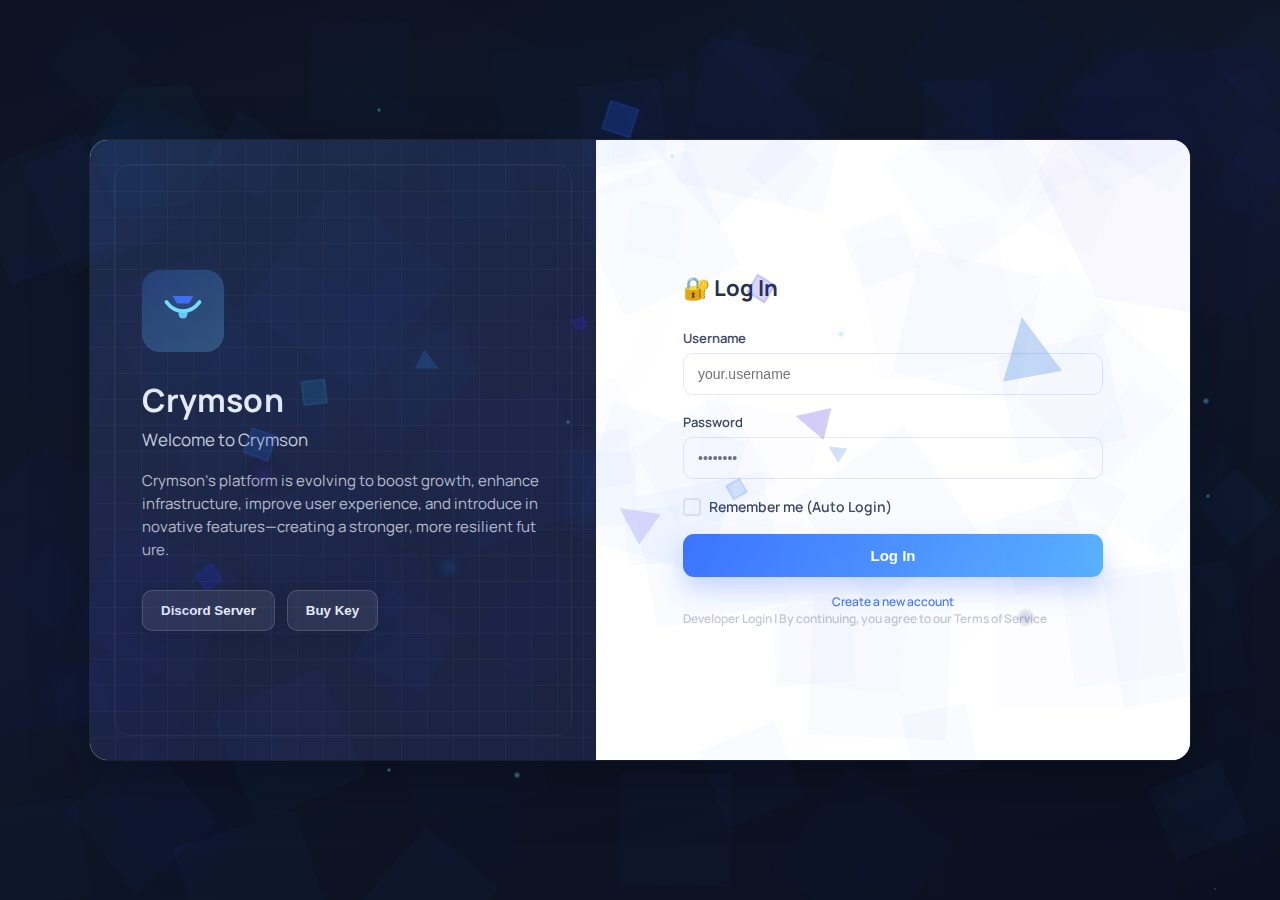
<file: index.html>
<!DOCTYPE html>
<html lang="en">
<head>
  <meta charset="UTF-8" />
  <meta name="viewport" content="width=device-width, initial-scale=1.0" />
  <title>Crymson Login</title>
  <link rel="preconnect" href="https://fonts.googleapis.com">
  <link rel="preconnect" href="https://fonts.gstatic.com" crossorigin>
  <link href="https://fonts.googleapis.com/css2?family=Manrope:wght@400;500;600;700&display=swap" rel="stylesheet">
  <style>
    :root {
      --bg: #0d1426;
      --panel-left: #1d2a4a;
      --panel-right: #ffffff;
      --text-main: #1f2a44;
      --muted: #9aa4b5;
      --accent: #3d73ff;
      --accent-2: #6dd8ff;
      --border: #e6e9f2;
      --card-shadow: 0 20px 60px rgba(0,0,0,0.28);
      --glow: rgba(109,216,255,0.35);
      --radius: 18px;
    }
    
    /* Dark mode variables */
    [data-theme="dark"] {
      --bg: #0a0e1a;
      --panel-left: #151923;
      --panel-right: #1a1f2e;
      --text-main: #e4e6eb;
      --muted: #8892b0;
      --accent: #4a7fff;
      --accent-2: #7dc8ff;
      --border: #2a3142;
      --card-shadow: 0 20px 60px rgba(0,0,0,0.4);
      --glow: rgba(74,127,255,0.35);
    }
    
    /* Blue theme variables */
    [data-theme="blue"] {
      --bg: #0a1929;
      --panel-left: #1e3a5f;
      --panel-right: #0f2744;
      --text-main: #ffffff;
      --muted: #94a3b8;
      --accent: #2563eb;
      --accent-2: #60a5fa;
      --border: #334155;
      --card-shadow: 0 20px 60px rgba(37,99,235,0.3);
      --glow: rgba(37,99,235,0.35);
    }
    * { box-sizing: border-box; }
    body {
      margin: 0;
      min-height: 100vh;
      background: linear-gradient(160deg, #0c1222 0%, #0f172a 45%, #0b1020 100%);
      font-family: 'Manrope', system-ui, sans-serif;
      display: grid;
      place-items: center;
      padding: 30px;
      animation: fade-in 0.6s ease;
      position: relative;
      overflow: hidden;
    }
    body::after {
      content: "";
      position: absolute;
      inset: 0;
      background: radial-gradient(220% 220% at 20% 30%, rgba(255,255,255,0.03), transparent 40%);
      opacity: 0.3;
      pointer-events: none;
    }
    .shell {
      width: 1100px;
      max-width: 96vw;
      height: 620px;
      background: var(--panel-right);
      border-radius: var(--radius);
      display: grid;
      grid-template-columns: 46% 54%;
      overflow: hidden;
      box-shadow: var(--card-shadow), 0 0 0 1px rgba(255,255,255,0.08);
      animation: slide-up 0.65s ease;
      position: relative;
      isolation: isolate;
      backdrop-filter: blur(8px);
    }
    .shell::after {
      content: "";
      position: absolute;
      inset: 0;
      border-radius: var(--radius);
      pointer-events: none;
      z-index: 1;
    }
    .connector {
      display: none;
    }
    .shell::before {
      content: "";
      position: absolute;
      inset: -30% -20%;
      background: transparent;
      z-index: -1;
    }
    .left {
      position: relative;
      background: linear-gradient(145deg, #1d2a4a 0%, #1b2141 100%);
      color: #e7ecf7;
      padding: 48px 52px;
      display: flex;
      flex-direction: column;
      justify-content: center;
      isolation: isolate;
      transition: transform 0.55s cubic-bezier(0.22, 1, 0.36, 1), opacity 0.55s ease;
      transition-delay: 0.04s;
    }
    .left::before {
      content: "";
      position: absolute;
      inset: 0;
      background-image:
        linear-gradient(transparent 0, transparent 25px, rgba(255,255,255,0.04) 25px, rgba(255,255,255,0.04) 26px),
        linear-gradient(90deg, transparent 0, transparent 25px, rgba(255,255,255,0.04) 25px, rgba(255,255,255,0.04) 26px);
      background-size: 26px 26px;
      opacity: 0.8;
      pointer-events: none;
    }
    .left::after {
      content: "";
      position: absolute;
      inset: 24px;
      border-radius: 16px;
      border: 1px solid rgba(255,255,255,0.06);
      pointer-events: none;
    }
    .fx-start .left {
      transform: translateX(-70px);
      opacity: 0;
    }
    .mark {
      width: 82px;
      height: 82px;
      margin-bottom: 26px;
      display: grid;
      place-items: center;
      border-radius: 18px;
      background: linear-gradient(145deg, rgba(66,125,255,0.25), rgba(109,216,255,0.25));
      backdrop-filter: blur(2px);
      animation: float 3.6s ease-in-out infinite;
    }
    .mark svg { width: 48px; height: 48px; }
    h1 {
      margin: 0 0 6px;
      font-size: 32px;
      letter-spacing: 0.3px;
    }
    .subtitle {
      margin: 0 0 18px;
      font-size: 17px;
      color: rgba(231,236,247,0.85);
    }
    .description {
      margin: 0 0 28px;
      line-height: 1.55;
      color: rgba(231,236,247,0.78);
      font-size: 15px;
      max-width: 420px;
    }
    .cta-row {
      display: flex;
      gap: 12px;
    }
    .btn {
      border: 1px solid rgba(255,255,255,0.16);
      background: rgba(255,255,255,0.08);
      color: #e7ecf7;
      border-radius: 10px;
      padding: 12px 18px;
      font-weight: 600;
      cursor: pointer;
      transition: all 0.2s ease;
      box-shadow: 0 6px 22px rgba(0,0,0,0.12);
    }
    .btn:hover { transform: translateY(-1px); border-color: rgba(255,255,255,0.26); box-shadow: 0 10px 28px rgba(0,0,0,0.18); }
    .btn:active { transform: translateY(0); opacity: 0.92; }

    .right {
      background: var(--panel-right);
      padding: 60px 70px;
      display: flex;
      flex-direction: column;
      justify-content: center;
      color: var(--text-main);
      transition: transform 0.55s cubic-bezier(0.22, 1, 0.36, 1), opacity 0.55s ease;
      transition-delay: 0.12s;
    }
    .fx-start .right {
      transform: translateX(70px);
      opacity: 0;
    }
    .form-card {
      max-width: 420px;
      width: 100%;
      margin: 0 auto;
    }
    .title {
      display: flex;
      align-items: center;
      gap: 10px;
      font-size: 22px;
      margin: 0 0 26px;
      font-weight: 700;
      color: #25304b;
    }
    label {
      display: block;
      font-size: 13px;
      font-weight: 600;
      color: #3b4762;
      margin-bottom: 6px;
    }
    .field {
      width: 100%;
      border: 1px solid var(--border);
      border-radius: 10px;
      padding: 12px 14px;
      font-size: 14px;
      transition: all 0.18s ease;
      background: var(--panel-right);
      color: var(--text-main);
      box-shadow: inset 0 1px 0 rgba(255,255,255,0.1);
    }
    .field:focus {
      outline: none;
      border-color: var(--accent);
      box-shadow: 0 0 0 3px rgba(61,115,255,0.18);
    }
    .form-group { margin-bottom: 18px; }
    .primary {
      width: 100%;
      border: none;
      border-radius: 11px;
      background: linear-gradient(120deg, var(--accent) 0%, var(--accent-2) 100%);
      color: #fff;
      font-weight: 700;
      font-size: 15px;
      padding: 13px;
      cursor: pointer;
      transition: transform 0.15s ease, box-shadow 0.15s ease, filter 0.25s ease;
      box-shadow: 0 12px 26px rgba(61,115,255,0.28);
      background-size: 160% 160%;
    }
    .primary:hover {
      transform: translateY(-1px);
      box-shadow: 0 12px 28px rgba(61,115,255,0.38);
      filter: brightness(1.02);
      background-position: 90% 50%;
    }
    .primary:active { transform: translateY(0); box-shadow: 0 8px 18px rgba(61,115,255,0.26); }

    .login-links {
      margin-top: 16px;
      text-align: center;
      font-size: 12px;
      font-weight: 500;
    }
    .login-links a {
      color: var(--accent);
      text-decoration: none;
      transition: all 0.2s ease;
      padding: 4px 8px;
      border-radius: 4px;
    }
    .login-links a:hover {
      background: rgba(61, 115, 255, 0.1);
      color: #2563eb;
    }
    .muted {
      color: #c3c9d6;
      font-weight: 600;
      font-size: 12px;
    }
    .muted a { color: #c3c9d6; text-decoration: none; }
    
    /* Checkbox styles */
    .checkbox-container {
      display: flex;
      align-items: center;
      gap: 8px;
      font-size: 14px;
      color: #3b4762;
      cursor: pointer;
      user-select: none;
    }
    
    .checkbox-container input[type="checkbox"] {
      display: none;
    }
    
    .checkmark {
      width: 18px;
      height: 18px;
      border: 2px solid var(--border);
      border-radius: 4px;
      display: inline-block;
      position: relative;
      transition: all 0.2s ease;
    }
    
    .checkbox-container input[type="checkbox"]:checked + .checkmark {
      background: var(--accent);
      border-color: var(--accent);
    }
    
    .checkbox-container input[type="checkbox"]:checked + .checkmark::after {
      content: "";
      position: absolute;
      left: 3px;
      top: -1px;
      width: 5px;
      height: 10px;
      border: solid white;
      border-width: 0 2px 2px 0;
      transform: rotate(45deg);
    }

    /* Animations */
    @keyframes fade-in { from { opacity: 0; } to { opacity: 1; } }
    @keyframes slide-up { from { transform: translateY(18px); opacity: 0; } to { transform: translateY(0); opacity: 1; } }
    @keyframes float { 0%,100% { transform: translateY(0); } 50% { transform: translateY(-6px); } }

    @media (max-width: 980px) {
      .shell { grid-template-columns: 1fr; height: auto; }
      .left { min-height: 260px; }
      .right { padding: 40px 32px 50px; }
    }

    @media (prefers-reduced-motion: reduce) {
      * { animation-duration: 0.001ms !important; transition-duration: 0.001ms !important; }
    }
  </style>
</head>
<body>
  <div class="shell fx-start">
    <div class="connector"></div>
    <section class="left">
      <div class="mark">
        <svg viewBox="0 0 64 64" fill="none">
          <path d="M10 20c6 8 14 12 22 12s16-4 22-12" stroke="#74e0ff" stroke-width="5" stroke-linecap="round"/>
          <path d="M18 12h28l-6 10H24l-6-10z" fill="#3d73ff" opacity="0.9"/>
          <circle cx="32" cy="36" r="6" fill="#6dd8ff" opacity="0.9"/>
        </svg>
      </div>
      <h1>Crymson</h1>
      <p class="subtitle">Welcome to Crymson</p>
      <p class="description">
        Crymson’s platform is evolving to boost growth, enhance infrastructure, improve user experience,
        and introduce innovative features—creating a stronger, more resilient future.
      </p>
      <div class="cta-row">
        <button class="btn" onclick="window.open('https://discord.gg/a6Gqb3y94G', '_blank')">Discord Server</button>
        <button class="btn" onclick="window.open('https://keyauth.cc/panel/c1r18/Testing+for+beta+rework', '_blank')">Buy Key</button>
      </div>
    </section>

    <section class="right">
      <div class="form-card">
        <div class="title">🔐 Log In</div>

        <div class="form-group">
          <label for="user">Username</label>
          <input id="user" class="field" type="text" placeholder="your.username" />
        </div>

        <div class="form-group">
          <label for="pass">Password</label>
          <input id="pass" class="field" type="password" placeholder="••••••••" />
        </div>

        <div class="form-group">
          <label class="checkbox-container">
            <input type="checkbox" id="remember-me">
            <span class="checkmark"></span>
            Remember me (Auto Login)
          </label>
        </div>

        <button class="primary">Log In</button>

        <div class="login-links">
          <a href="#" onclick="window.chrome?.webview?.postMessage('OPEN_KEYAUTH_PANEL'); return false;" rel="noopener noreferrer">Create a new account</a>
        </div>
        <div class="muted">Developer Login | By continuing, you agree to our Terms of Service</div>
      </div>
    </section>
  </div>
  
  <script src="main.js"></script>
  <script>
    // Initialize animations when DOM is ready
    document.addEventListener('DOMContentLoaded', () => {
      // Remove initial animation class
      setTimeout(() => {
        document.querySelector('.shell')?.classList.remove('fx-start');
      }, 100);
      
      // Setup login button
      const loginBtn = document.querySelector('.primary');
      if (loginBtn) {
        loginBtn.addEventListener('click', () => {
          const username = document.getElementById('user')?.value;
          const password = document.getElementById('pass')?.value;
          const rememberMe = document.getElementById('remember-me')?.checked;
          
          if (username && password) {
            const message = `LOGIN:${username}:${password}:${rememberMe}`;
            window.chrome?.webview?.postMessage(message);
          }
        });
      }
    });
  </script>
  <script src="animations.js"></script>
  <script src="advanced-animations.js"></script>
</body>
</html>
</file>
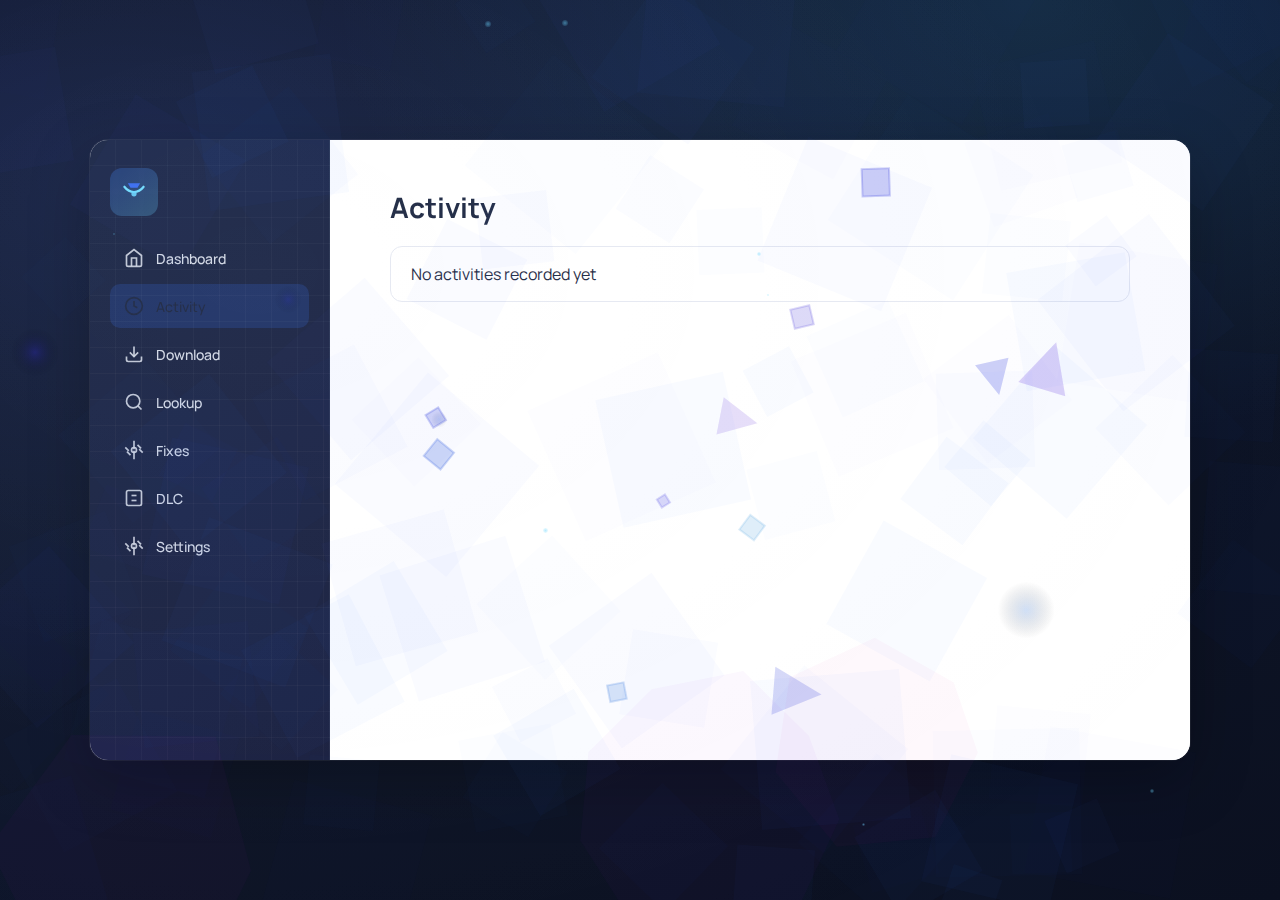
<file: activity.html>
<!DOCTYPE html>
<html lang="en">
<head>
  <meta charset="UTF-8" />
  <meta name="viewport" content="width=device-width, initial-scale=1.0" />
  <title>Activity - Crymson</title>
  <link rel="preconnect" href="https://fonts.googleapis.com">
  <link rel="preconnect" href="https://fonts.gstatic.com" crossorigin>
  <link href="https://fonts.googleapis.com/css2?family=Manrope:wght@400;500;600;700&display=swap" rel="stylesheet">
  <style>
    :root {
      --bg: #0d1426;
      --sidebar: #1d2a4a;
      --main: #ffffff;
      --text-main: #1f2a44;
      --muted: #9aa4b5;
      --accent: #3d73ff;
      --accent-2: #6dd8ff;
      --border: #e6e9f2;
      --card-shadow: 0 20px 60px rgba(0,0,0,0.28);
      --radius: 18px;
    }
    * { box-sizing: border-box; }
    body {
      margin: 0;
      min-height: 100vh;
      background:
        radial-gradient(140% 120% at 10% 20%, rgba(83,120,255,0.16), transparent 50%),
        radial-gradient(120% 110% at 80% 0%, rgba(63,183,255,0.14), transparent 45%),
        linear-gradient(160deg, #0c1222 0%, #0f172a 45%, #0b1020 100%);
      font-family: 'Manrope', system-ui, sans-serif;
      display: grid;
      place-items: center;
      padding: 30px;
      animation: fade-in 0.6s ease;
      position: relative;
      overflow: hidden;
    }
    body::after {
      content: "";
      position: absolute;
      inset: 0;
      background: radial-gradient(220% 220% at 20% 30%, rgba(255,255,255,0.06), transparent 40%);
      opacity: 0.6;
      pointer-events: none;
    }
    .shell {
      width: 1100px;
      max-width: 96vw;
      height: 620px;
      background: var(--main);
      border-radius: var(--radius);
      display: grid;
      grid-template-columns: 240px 1fr;
      overflow: hidden;
      box-shadow: var(--card-shadow), 0 0 0 1px rgba(255,255,255,0.08);
      animation: slide-up 0.65s ease;
      position: relative;
      isolation: isolate;
      backdrop-filter: blur(8px);
    }
    .shell::after {
      content: "";
      position: absolute;
      inset: 0;
      border-radius: var(--radius);
      pointer-events: none;
      z-index: 1;
    }
    .sidebar {
      background: linear-gradient(145deg, #1d2a4a 0%, #1b2141 100%);
      color: #e7ecf7;
      padding: 28px 20px;
      display: flex;
      flex-direction: column;
      isolation: isolate;
      border-right: 1px solid rgba(255,255,255,0.06);
    }
    .sidebar::before {
      content: "";
      position: absolute;
      inset: 0;
      background-image:
        linear-gradient(transparent 0, transparent 25px, rgba(255,255,255,0.04) 25px, rgba(255,255,255,0.04) 26px),
        linear-gradient(90deg, transparent 0, transparent 25px, rgba(255,255,255,0.04) 25px, rgba(255,255,255,0.04) 26px);
      background-size: 26px 26px;
      opacity: 0.8;
      pointer-events: none;
    }
    .logo {
      width: 48px;
      height: 48px;
      margin-bottom: 20px;
      display: grid;
      place-items: center;
      border-radius: 12px;
      background: linear-gradient(145deg, rgba(66,125,255,0.25), rgba(109,216,255,0.25));
      backdrop-filter: blur(2px);
    }
    .logo svg { width: 28px; height: 28px; }
    .nav {
      list-style: none;
      padding: 0;
      margin: 0;
      display: flex;
      flex-direction: column;
      gap: 4px;
    }
    .nav-item {
      display: flex;
      align-items: center;
      gap: 12px;
      padding: 12px 14px;
      border-radius: 10px;
      cursor: pointer;
      transition: all 0.18s ease;
      font-weight: 500;
      font-size: 14px;
      color: rgba(231,236,247,0.9);
    }
    .nav-item:hover {
      background: rgba(255,255,255,0.08);
      transform: translateX(2px);
    }
    .nav-item.active {
      background: rgba(61,115,255,0.18);
      color: var(--text-main);
    }
    .nav-icon {
      width: 20px;
      height: 20px;
      opacity: 0.9;
    }
    .main {
      background: var(--main);
      padding: 48px 60px;
      display: flex;
      flex-direction: column;
      color: var(--text-main);
    }
    h1 {
      margin: 0 0 20px;
      font-size: 28px;
      font-weight: 700;
      color: var(--text-main);
    }
    .activity-list {
      list-style: none;
      padding: 0;
      margin: 0;
      display: flex;
      flex-direction: column;
      gap: 12px;
    }
    .activity-item {
      display: flex;
      align-items: center;
      gap: 16px;
      padding: 16px 20px;
      background: var(--main);
      border: 1px solid var(--border);
      border-radius: 12px;
      transition: all 0.18s ease;
    }
    .activity-item:hover {
      transform: translateY(-1px);
      box-shadow: 0 4px 14px rgba(0,0,0,0.06);
    }
    .activity-icon {
      width: 40px;
      height: 40px;
      border-radius: 10px;
      display: grid;
      place-items: center;
      background: linear-gradient(145deg, rgba(61,115,255,0.12), rgba(109,216,255,0.12));
      color: var(--accent);
    }
    .activity-icon svg { width: 20px; height: 20px; }
    .activity-content {
      flex: 1;
    }
    .activity-title {
      font-weight: 600;
      font-size: 15px;
      margin-bottom: 4px;
      color: var(--text-main);
    }
    .activity-time {
      font-size: 13px;
      color: var(--muted);
    }
    .activity-details {
      font-size: 12px;
      color: var(--muted);
      margin-top: 4px;
    }

    @keyframes fade-in { from { opacity: 0; } to { opacity: 1; } }
    @keyframes slide-up { from { transform: translateY(18px); opacity: 0; } to { transform: translateY(0); opacity: 1; } }

    @media (max-width: 980px) {
      .shell { grid-template-columns: 1fr; height: auto; }
      .sidebar { display: none; }
      .main { padding: 40px 32px 50px; }
    }

    @media (prefers-reduced-motion: reduce) {
      * { animation-duration: 0.001ms !important; transition-duration: 0.001ms !important; }
    }
    
    /* Force theme application */
    [data-theme="dark"] .activity-item,
    [data-theme="blue"] .activity-item {
      background: var(--main) !important;
      color: var(--text-main) !important;
    }
    
    [data-theme="dark"] .activity-title,
    [data-theme="blue"] .activity-title {
      color: var(--text-main) !important;
    }
    
    [data-theme="dark"] .activity-time,
    [data-theme="blue"] .activity-time {
      color: var(--muted) !important;
    }
    
    [data-theme="dark"] .activity-details,
    [data-theme="blue"] .activity-details {
      color: var(--muted) !important;
    }
  </style>
</head>
<body>
  <script>
    // Apply saved theme immediately
    const savedTheme = localStorage.getItem('crymson_theme') || 'light';
    document.documentElement.setAttribute('data-theme', savedTheme);
  </script>
  <div class="shell">
    <aside class="sidebar">
      <div class="logo">
        <svg viewBox="0 0 64 64" fill="none">
          <path d="M10 20c6 8 14 12 22 12s16-4 22-12" stroke="#74e0ff" stroke-width="5" stroke-linecap="round"/>
          <path d="M18 12h28l-6 10H24l-6-10z" fill="#3d73ff" opacity="0.9"/>
          <circle cx="32" cy="36" r="6" fill="#6dd8ff" opacity="0.9"/>
        </svg>
      </div>
      <ul class="nav">
        <li class="nav-item" onclick="location.href='welcome.html'">
          <svg class="nav-icon" viewBox="0 0 24 24" fill="none" stroke="currentColor" stroke-width="2">
            <path d="M3 9l9-7 9 7v11a2 2 0 01-2 2H5a2 2 0 01-2-2z"/>
            <polyline points="9,22 9,12 15,12 15,22"/>
          </svg>
          Dashboard
        </li>
        <li class="nav-item active" onclick="location.href='activity.html'">
          <svg class="nav-icon" viewBox="0 0 24 24" fill="none" stroke="currentColor" stroke-width="2">
            <circle cx="12" cy="12" r="10"/>
            <path d="M12 6v6l4 2"/>
          </svg>
          Activity
        </li>
        <li class="nav-item" onclick="location.href='download.html'">
          <svg class="nav-icon" viewBox="0 0 24 24" fill="none" stroke="currentColor" stroke-width="2">
            <path d="M21 15v4a2 2 0 01-2 2H5a2 2 0 01-2-2v-4"/>
            <polyline points="7,10 12,15 17,10"/>
            <line x1="12" y1="15" x2="12" y2="3"/>
          </svg>
          Download
        </li>
        <li class="nav-item" onclick="location.href='lookup.html'">
          <svg class="nav-icon" viewBox="0 0 24 24" fill="none" stroke="currentColor" stroke-width="2">
            <circle cx="11" cy="11" r="8"/>
            <path d="m21 21-4.35-4.35"/>
          </svg>
          Lookup
        </li>
        <li class="nav-item" onclick="location.href='fixes.html'">
          <svg class="nav-icon" viewBox="0 0 24 24" fill="none" stroke="currentColor" stroke-width="2">
            <circle cx="12" cy="12" r="3"/>
            <path d="M12 1v6m0 6v6m4.22-13.22l4.24 4.24M1.54 8.76l4.24 4.24M12 23v-6m0-6V5m-4.22 13.22l-4.24-4.24M22.46 15.24l-4.24-4.24"/>
          </svg>
          Fixes
        </li>
        <li class="nav-item" onclick="location.href='dlc.html'">
          <svg class="nav-icon" viewBox="0 0 24 24" fill="none" stroke="currentColor" stroke-width="2">
            <rect x="3" y="3" width="18" height="18" rx="2" ry="2"/>
            <line x1="9" y1="9" x2="15" y2="9"/>
            <line x1="9" y1="15" x2="15" y2="15"/>
          </svg>
          DLC
        </li>
        <li class="nav-item" onclick="location.href='settings.html'">
          <svg class="nav-icon" viewBox="0 0 24 24" fill="none" stroke="currentColor" stroke-width="2">
            <circle cx="12" cy="12" r="3"/>
            <path d="M12 1v6m0 6v6m4.22-13.22l4.24 4.24M1.54 8.76l4.24 4.24M12 23v-6m0-6V5m-4.22 13.22l-4.24-4.24M22.46 15.24l-4.24-4.24"/>
          </svg>
          Settings
        </li>
      </ul>
    </aside>

    <main class="main">
      <h1>Activity</h1>
      <ul class="activity-list" id="activityList">
        
      </ul>
    </main>
    
    <script>
      // Load and display activities
      function loadActivities() {
        try {
          const activities = JSON.parse(localStorage.getItem('crymson_activities') || '[]');
          const activityList = document.getElementById('activityList');
          
          if (activities.length === 0) {
            activityList.innerHTML = '<li class="activity-item">No activities recorded yet</li>';
            return;
          }
          
          activityList.innerHTML = activities.map(activity => {
            const iconMap = {
              'login': '<path d="M22 11.08V12a10 10 0 11-5.93-9.14"/><polyline points="22,4 12,14.01 9,11.01"/>',
              'success': '<path d="M22 11.08V12a10 10 0 11-5.93-9.14"/><polyline points="22,4 12,14.01 9,11.01"/>',
              'error': '<circle cx="12" cy="12" r="10"/><line x1="15" y1="9" x2="9" y2="15"/><line x1="9" y1="9" x2="15" y2="15"/>',
              'download': '<path d="M21 15v4a2 2 0 01-2 2H5a2 2 0 01-2-2v-4"/><polyline points="7,10 12,15 17,10"/><line x1="12" y1="15" x2="12" y2="3"/>',
              'lookup': '<circle cx="11" cy="11" r="8"/><path d="m21 21-4.35-4.35"/>',
              'settings': '<circle cx="12" cy="12" r="3"/><path d="M12 1v6m0 6v6m4.22-13.22l4.24 4.24M1.54 8.76l4.24 4.24M12 23v-6m0-6V5m-4.22 13.22l-4.24-4.24M22.46 15.24l-4.24-4.24"/>'
            };
            
            const icon = iconMap[activity.type] || '<circle cx="12" cy="12" r="10"/>';
            
            return `
              <li class="activity-item">
                <div class="activity-icon">
                  <svg viewBox="0 0 24 24" fill="none" stroke="var(--text-main)" stroke-width="2">
                    ${icon}
                  </svg>
                </div>
                <div class="activity-content">
                  <div class="activity-title">${activity.title}</div>
                  <div class="activity-time">${activity.timeAgo}</div>
                  ${activity.details ? `<div class="activity-details">${activity.details}</div>` : ''}
                </div>
              </li>
            `;
          }).join('');
        } catch (e) {
          console.error('Error loading activities:', e);
        }
      }
      
      // Load activities when page loads
      document.addEventListener('DOMContentLoaded', loadActivities);
      
      // Refresh activities every 30 seconds
      setInterval(loadActivities, 30000);
      
      // Force theme application
      function applyTheme() {
        const savedTheme = localStorage.getItem('crymson_theme') || 'light';
        document.documentElement.setAttribute('data-theme', savedTheme);
        
        // Force update of activity items
        const activityItems = document.querySelectorAll('.activity-item');
        activityItems.forEach(item => {
          item.style.background = 'var(--main)';
          item.style.color = 'var(--text-main)';
        });
      }
      
      // Apply theme immediately and on changes
      applyTheme();
      document.addEventListener('DOMContentLoaded', applyTheme);
      
      // Listen for theme changes
      window.addEventListener('storage', (e) => {
        if (e.key === 'crymson_theme') {
          applyTheme();
        }
      });
    </script>
  </div>
  
  <script src="main.js"></script>
  <script src="animations.js"></script>
  <script src="advanced-animations.js"></script>
</body>
</html>
</file>
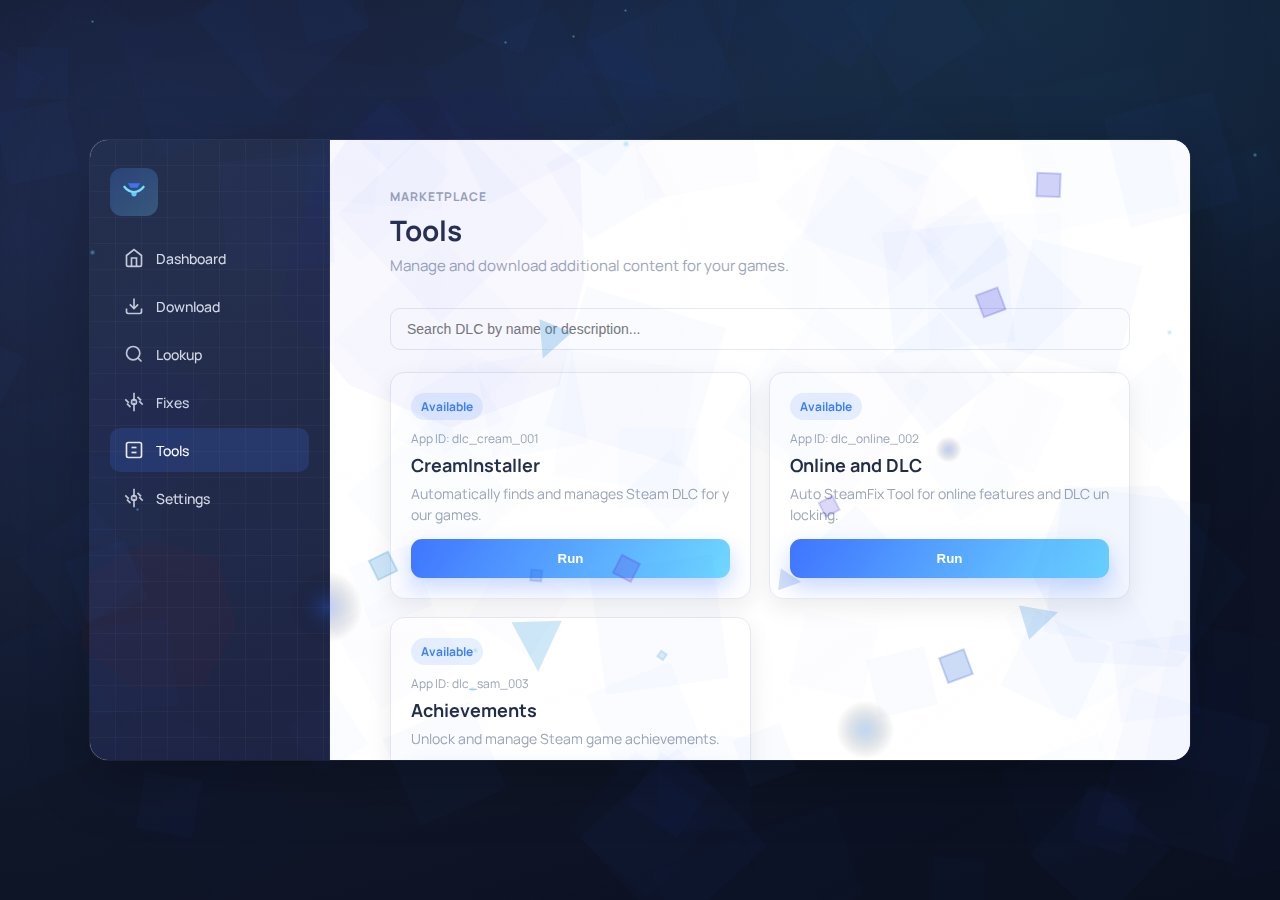
<file: dlc.html>
<!DOCTYPE html>
<html lang="en">
<head>
  <meta charset="UTF-8" />
  <meta name="viewport" content="width=device-width, initial-scale=1.0" />
  <title>DLC - Crymson</title>
  <link rel="preconnect" href="https://fonts.googleapis.com">
  <link rel="preconnect" href="https://fonts.gstatic.com" crossorigin>
  <link href="https://fonts.googleapis.com/css2?family=Manrope:wght@400;500;600;700&display=swap" rel="stylesheet">
  <style>
    :root {
      --bg: #0d1426;
      --sidebar: #1d2a4a;
      --main: #ffffff;
      --text-main: #1f2a44;
      --muted: #9aa4b5;
      --accent: #3d73ff;
      --accent-2: #6dd8ff;
      --border: #e6e9f2;
      --card-shadow: 0 20px 60px rgba(0,0,0,0.28);
      --radius: 18px;
    }
    
    /* Dark mode variables */
    [data-theme="dark"] {
      --bg: #0a0e1a;
      --sidebar: #151923;
      --main: #1a1f2e;
      --text-main: #e4e6eb;
      --muted: #8892b0;
      --accent: #4a7fff;
      --accent-2: #7dc8ff;
      --border: #2a3142;
      --card-shadow: 0 20px 60px rgba(0,0,0,0.4);
    }
    
    /* Blue theme variables */
    [data-theme="blue"] {
      --bg: #0a1929;
      --sidebar: #1e3a5f;
      --main: #0f2744;
      --text-main: #ffffff;
      --muted: #94a3b8;
      --accent: #2563eb;
      --accent-2: #60a5fa;
      --border: #334155;
      --card-shadow: 0 20px 60px rgba(37,99,235,0.3);
    }
    * { box-sizing: border-box; }
    body {
      margin: 0;
      min-height: 100vh;
      background:
        radial-gradient(140% 120% at 10% 20%, rgba(83,120,255,0.16), transparent 50%),
        radial-gradient(120% 110% at 80% 0%, rgba(63,183,255,0.14), transparent 45%),
        linear-gradient(160deg, #0c1222 0%, #0f172a 45%, #0b1020 100%);
      font-family: 'Manrope', system-ui, sans-serif;
      display: grid;
      place-items: center;
      padding: 30px;
      animation: fade-in 0.6s ease;
      position: relative;
      overflow: hidden;
      color: var(--text-main);
    }
    body::after {
      content: "";
      position: absolute;
      inset: 0;
      background: radial-gradient(220% 220% at 20% 30%, rgba(255,255,255,0.06), transparent 40%);
      opacity: 0.6;
      pointer-events: none;
    }
    .shell {
      width: 1100px;
      max-width: 96vw;
      height: 620px;
      background: var(--main);
      border-radius: var(--radius);
      display: grid;
      grid-template-columns: 240px 1fr;
      overflow: hidden;
      box-shadow: var(--card-shadow), 0 0 0 1px rgba(255,255,255,0.08);
      animation: slide-up 0.65s ease;
      position: relative;
      isolation: isolate;
      backdrop-filter: blur(8px);
    }
    .shell::after {
      content: "";
      position: absolute;
      inset: 0;
      border-radius: var(--radius);
      pointer-events: none;
      z-index: 1;
    }
    .sidebar {
      background: linear-gradient(145deg, #1d2a4a 0%, #1b2141 100%);
      color: #e7ecf7;
      padding: 28px 20px;
      display: flex;
      flex-direction: column;
      isolation: isolate;
      border-right: 1px solid rgba(255,255,255,0.06);
    }
    .sidebar::before {
      content: "";
      position: absolute;
      inset: 0;
      background-image:
        linear-gradient(transparent 0, transparent 25px, rgba(255,255,255,0.04) 25px, rgba(255,255,255,0.04) 26px),
        linear-gradient(90deg, transparent 0, transparent 25px, rgba(255,255,255,0.04) 25px, rgba(255,255,255,0.04) 26px);
      background-size: 26px 26px;
      opacity: 0.8;
      pointer-events: none;
    }
    .logo {
      width: 48px;
      height: 48px;
      margin-bottom: 20px;
      display: grid;
      place-items: center;
      border-radius: 12px;
      background: linear-gradient(145deg, rgba(66,125,255,0.25), rgba(109,216,255,0.25));
      backdrop-filter: blur(2px);
    }
    .logo svg { width: 28px; height: 28px; }
    .nav {
      list-style: none;
      padding: 0;
      margin: 0;
      display: flex;
      flex-direction: column;
      gap: 4px;
    }
    .nav-item {
      display: flex;
      align-items: center;
      gap: 12px;
      padding: 12px 14px;
      border-radius: 10px;
      cursor: pointer;
      transition: all 0.18s ease;
      font-weight: 500;
      font-size: 14px;
      color: rgba(231,236,247,0.9);
    }
    .nav-item:hover {
      background: rgba(255,255,255,0.08);
      transform: translateX(2px);
    }
    .nav-item.active {
      background: rgba(61,115,255,0.18);
      color: #fff;
    }
    .nav-icon {
      width: 20px;
      height: 20px;
      opacity: 0.9;
    }
    .main {
      background: var(--main);
      padding: 48px 60px;
      display: flex;
      flex-direction: column;
      color: var(--text-main);
      overflow-y: auto;
    }
    .page-header {
      margin: 0 0 12px;
    }
    .eyebrow {
      margin: 0;
      text-transform: uppercase;
      letter-spacing: 0.08em;
      font-size: 12px;
      color: var(--muted);
      font-weight: 700;
    }
    .page-title {
      font-size: 28px;
      font-weight: 700;
      margin: 6px 0 6px;
      color: var(--text-main);
    }
    .page-subtitle {
      color: var(--muted);
      font-size: 15px;
      margin: 0;
    }
    .toolbar {
      display: flex;
      align-items: center;
      gap: 12px;
      margin: 20px 0 10px;
    }
    .search-bar {
      flex: 1;
      padding: 12px 16px;
      border: 1px solid var(--border);
      border-radius: 10px;
      font-size: 14px;
      background: var(--main);
      color: var(--text-main);
      box-shadow: inset 0 1px 0 rgba(255,255,255,0.1);
    }
    .search-bar:focus {
      outline: none;
      border-color: var(--accent);
      box-shadow: 0 0 0 3px rgba(61,115,255,0.18);
    }
    .dlc-grid {
      display: grid;
      grid-template-columns: repeat(auto-fill, minmax(280px, 1fr));
      gap: 18px;
      margin-top: 12px;
    }
    .dlc-card {
      position: relative;
      background: var(--main);
      border: 1px solid var(--border);
      border-radius: 14px;
      padding: 20px;
      transition: all 0.18s ease;
      box-shadow: 0 8px 24px rgba(0,0,0,0.08);
      overflow: hidden;
    }
    .dlc-card::before {
      content: "";
      position: absolute;
      inset: 0;
      background: linear-gradient(145deg, rgba(61,115,255,0.08), rgba(109,216,255,0.06));
      opacity: 0;
      transition: opacity 0.18s ease;
      pointer-events: none;
    }
    .dlc-card:hover {
      transform: translateY(-2px);
      box-shadow: 0 12px 30px rgba(0,0,0,0.12);
    }
    .dlc-card:hover::before { opacity: 1; }
    .dlc-title {
      font-size: 18px;
      font-weight: 700;
      margin: 0 0 6px 0;
      color: var(--text-main);
    }
    .dlc-description {
      color: var(--muted);
      font-size: 14px;
      line-height: 1.5;
      margin: 0 0 14px 0;
    }
    .dlc-status {
      display: inline-flex;
      align-items: center;
      gap: 6px;
      padding: 5px 10px;
      border-radius: 999px;
      font-size: 12px;
      font-weight: 700;
      margin-bottom: 10px;
      background: rgba(59,130,246,0.12);
      color: #3b82f6;
    }
    .dlc-status.installed {
      background: rgba(34,197,94,0.12);
      color: #16a34a;
    }
    .dlc-button {
      width: 100%;
      padding: 12px 14px;
      border: none;
      border-radius: 11px;
      background: linear-gradient(120deg, var(--accent) 0%, var(--accent-2) 100%);
      color: #fff;
      font-weight: 700;
      cursor: pointer;
      transition: all 0.18s ease;
      box-shadow: 0 10px 22px rgba(61,115,255,0.28);
      position: relative;
      z-index: 1;
    }
    .dlc-button:hover {
      box-shadow: 0 12px 26px rgba(61,115,255,0.34);
      filter: brightness(1.02);
      transform: translateY(-1px);
    }
    .dlc-button:disabled {
      background: var(--muted);
      box-shadow: none;
      cursor: not-allowed;
      transform: none;
      filter: none;
    }
    .meta {
      font-size: 12px;
      color: var(--muted);
      margin: 0 0 6px;
    }
    @keyframes fade-in { from { opacity: 0; } to { opacity: 1; } }
    @keyframes slide-up { from { transform: translateY(18px); opacity: 0; } to { transform: translateY(0); opacity: 1; } }

    @media (max-width: 980px) {
      .shell { grid-template-columns: 1fr; height: auto; }
      .sidebar { display: none; }
      .main { padding: 40px 32px 50px; }
    }

    @media (prefers-reduced-motion: reduce) {
      * { animation-duration: 0.001ms !important; transition-duration: 0.001ms !important; }
    }
  </style>
</head>
<body>
  <script>
    const savedTheme = localStorage.getItem('crymson_theme') || 'light';
    document.documentElement.setAttribute('data-theme', savedTheme);
  </script>
  <div class="shell">
    <aside class="sidebar">
      <div class="logo">
        <svg viewBox="0 0 64 64" fill="none">
          <path d="M10 20c6 8 14 12 22 12s16-4 22-12" stroke="#74e0ff" stroke-width="5" stroke-linecap="round"/>
          <path d="M18 12h28l-6 10H24l-6-10z" fill="#3d73ff" opacity="0.9"/>
          <circle cx="32" cy="36" r="6" fill="#6dd8ff" opacity="0.9"/>
        </svg>
      </div>
      <ul class="nav">
        <li class="nav-item" onclick="location.href='welcome.html'">
          <svg class="nav-icon" viewBox="0 0 24 24" fill="none" stroke="currentColor" stroke-width="2">
            <path d="M3 9l9-7 9 7v11a2 2 0 01-2 2H5a2 2 0 01-2-2z"/>
            <polyline points="9,22 9,12 15,12 15,22"/>
          </svg>
          Dashboard
        </li>
        <li class="nav-item" onclick="location.href='download.html'">
          <svg class="nav-icon" viewBox="0 0 24 24" fill="none" stroke="currentColor" stroke-width="2">
            <path d="M21 15v4a2 2 0 01-2 2H5a2 2 0 01-2-2v-4"/>
            <polyline points="7,10 12,15 17,10"/>
            <line x1="12" y1="15" x2="12" y2="3"/>
          </svg>
          Download
        </li>
        <li class="nav-item" onclick="location.href='lookup.html'">
          <svg class="nav-icon" viewBox="0 0 24 24" fill="none" stroke="currentColor" stroke-width="2">
            <circle cx="11" cy="11" r="8"/>
            <path d="m21 21-4.35-4.35"/>
          </svg>
          Lookup
        </li>
        <li class="nav-item" onclick="location.href='fixes.html'">
          <svg class="nav-icon" viewBox="0 0 24 24" fill="none" stroke="currentColor" stroke-width="2">
            <circle cx="12" cy="12" r="3"/>
            <path d="M12 1v6m0 6v6m4.22-13.22l4.24 4.24M1.54 8.76l4.24 4.24M12 23v-6m0-6V5m-4.22 13.22l-4.24-4.24M22.46 15.24l-4.24-4.24"/>
          </svg>
          Fixes
        </li>
        <li class="nav-item active" onclick="location.href='dlc.html'">
          <svg class="nav-icon" viewBox="0 0 24 24" fill="none" stroke="currentColor" stroke-width="2">
            <rect x="3" y="3" width="18" height="18" rx="2" ry="2"/>
            <line x1="9" y1="9" x2="15" y2="9"/>
            <line x1="9" y1="15" x2="15" y2="15"/>
          </svg>
          Tools
        </li>
        <li class="nav-item" onclick="location.href='settings.html'">
          <svg class="nav-icon" viewBox="0 0 24 24" fill="none" stroke="currentColor" stroke-width="2">
            <circle cx="12" cy="12" r="3"/>
            <path d="M12 1v6m0 6v6m4.22-13.22l4.24 4.24M1.54 8.76l4.24 4.24M12 23v-6m0-6V5m-4.22 13.22l-4.24-4.24M22.46 15.24l-4.24-4.24"/>
          </svg>
          Settings
        </li>
      </ul>
    </aside>

    <main class="main">
      <div class="page-header">
        <p class="eyebrow">Marketplace</p>
        <h1 class="page-title">Tools</h1>
        <p class="page-subtitle">Manage and download additional content for your games.</p>
      </div>

      <div class="toolbar">
        <input type="text" class="search-bar" placeholder="Search DLC by name or description..." id="dlcSearch">
      </div>

      <div class="dlc-grid" id="dlcGrid">
        
      </div>
      
      <!-- First-time setup overlay -->
      <div id="setupOverlay" style="display: none; position: fixed; top: 0; left: 0; right: 0; bottom: 0; background: rgba(10, 14, 26, 0.98); z-index: 99999; align-items: center; justify-content: center;">
        <div style="text-align: center; padding: 50px; background: linear-gradient(135deg, #1e1e2e, #2d2d3d); border-radius: 20px; box-shadow: 0 20px 60px rgba(0,0,0,0.5); max-width: 500px; border: 1px solid rgba(255,255,255,0.1);">
          <div class="spinner" style="margin: 0 auto 30px; width: 80px; height: 80px; border: 5px solid rgba(255,255,255,0.1); border-top: 5px solid #00d4ff; border-radius: 50%; animation: spin 1s linear infinite;"></div>
          <h2 style="color: #ffffff; margin-bottom: 15px; font-size: 28px; font-weight: 600;">Setting Up Tools</h2>
          <p id="setupStatus" style="color: #b0b0b0; font-size: 16px; margin-bottom: 25px;">Initializing...</p>
          <div style="margin-top: 20px; height: 8px; background: rgba(255,255,255,0.1); border-radius: 4px; overflow: hidden;">
            <div id="setupProgress" style="height: 100%; background: linear-gradient(90deg, #00d4ff, #00ff88); width: 0%; transition: width 0.4s ease;"></div>
          </div>
        </div>
      </div>
    </main>
  </div>

  <style>
    @keyframes spin {
      0% { transform: rotate(0deg); }
      100% { transform: rotate(360deg); }
    }
  </style>

  <script src="animations.js" defer></script>
  <script src="main.js" defer></script>
  <script>
    // Sample DLC data
    const dlcData = [
      {
        id: 1,
        title: "CreamInstaller",
        description: "Automatically finds and manages Steam DLC for your games.",
        status: "available",
        appId: "dlc_cream_001",
        toolFolder: "cream",
        exeName: "CreamInstaller.exe"
      },
      {
        id: 2,
        title: "Online and DLC",
        description: "Auto SteamFix Tool for online features and DLC unlocking.",
        status: "available",
        appId: "dlc_online_002",
        toolFolder: "online",
        exeName: "Auto SteamFix Tool.exe"
      },
      {
        id: 3,
        title: "Achievements",
        description: "Unlock and manage Steam game achievements.",
        status: "available",
        appId: "dlc_sam_003",
        toolFolder: "sam",
        exeName: "Crymson3.exe"
      }
    ];

    // Populate DLC grid
    function populateDlcGrid(dlcItems) {
      const grid = document.getElementById('dlcGrid');
      grid.innerHTML = '';

      dlcItems.forEach(dlc => {
        const card = document.createElement('div');
        card.className = 'dlc-card';
        card.innerHTML = `
          <div class="dlc-status ${dlc.status}">
            ${dlc.status === 'installed' ? 'Installed' : 'Available'}
          </div>
          <p class="meta">App ID: ${dlc.appId}</p>
          <h3 class="dlc-title">${dlc.title}</h3>
          <p class="dlc-description">${dlc.description}</p>
          <button class="dlc-button" ${dlc.status === 'installed' ? 'disabled' : ''} 
                  onclick="downloadDlc('${dlc.appId}', '${dlc.title}', '${dlc.toolFolder || ''}', '${dlc.exeName || ''}')">
            ${dlc.status === 'installed' ? 'Already Installed' : 'Run'}
          </button>
        `;
        grid.appendChild(card);
      });
    }

    // Download DLC function
    function downloadDlc(appId, title, toolFolder, exeName) {
      if (window.chrome && window.chrome.webview) {
        window.chrome.webview.postMessage(`RUN_TOOL:${appId}:${title}:${toolFolder}:${exeName}`);
      } else {
        alert(`Running tool: ${title}`);
      }
    }

    // Search functionality
    document.getElementById('dlcSearch').addEventListener('input', (e) => {
      const searchTerm = e.target.value.toLowerCase();
      const filteredDlc = dlcData.filter(dlc => 
        dlc.title.toLowerCase().includes(searchTerm) || 
        dlc.description.toLowerCase().includes(searchTerm)
      );
      populateDlcGrid(filteredDlc);
    });

    // Check if DLCInstaller is already downloaded
    function checkDLCInstallerStatus() {
      if (window.chrome && window.chrome.webview) {
        window.chrome.webview.postMessage('CHECK_DLCINSTALLER');
      }
    }

    // Handle response from C# about DLCInstaller status
    window.handleDLCInstallerStatus = function(isDownloaded) {
      const button = document.querySelector('.dlc-button');
      if (button) {
        button.textContent = isDownloaded ? 'Run' : 'Download';
      }
    };

    // First-time setup
    function checkAndRunFirstTimeSetup() {
      if (window.chrome && window.chrome.webview) {
        window.chrome.webview.postMessage('CHECK_TOOLS_SETUP');
      }
    }
    
    // Handle setup status from C#
    window.handleToolsSetupStatus = function(needsSetup) {
      if (needsSetup) {
        showSetupOverlay();
        startToolsSetup();
      }
    };
    
    function showSetupOverlay() {
      document.getElementById('setupOverlay').style.display = 'flex';
      // Auto-close after 5 seconds if still open
      setTimeout(() => {
        hideSetupOverlay();
      }, 5000);
    }
    
    function hideSetupOverlay() {
      document.getElementById('setupOverlay').style.display = 'none';
    }
    
    function updateSetupProgress(percent, message) {
      document.getElementById('setupProgress').style.width = percent + '%';
      document.getElementById('setupStatus').textContent = message;
    }
    
    function startToolsSetup() {
      updateSetupProgress(10, 'Downloading tools package...');
      if (window.chrome && window.chrome.webview) {
        window.chrome.webview.postMessage('START_TOOLS_SETUP');
      }
    }
    
    // Setup progress updates from C#
    window.updateSetupProgress = function(percent, message) {
      updateSetupProgress(percent, message);
      if (percent >= 100) {
        setTimeout(() => {
          hideSetupOverlay();
          populateDlcGrid(dlcData);
        }, 1000);
      }
    };

    // Initialize page
    document.addEventListener('DOMContentLoaded', () => {
      checkAndRunFirstTimeSetup();
      populateDlcGrid(dlcData);
      checkDLCInstallerStatus();
    });
  </script>
  
  <script src="animations.js"></script>
  <script src="advanced-animations.js"></script>
</body>
</html>
</file>
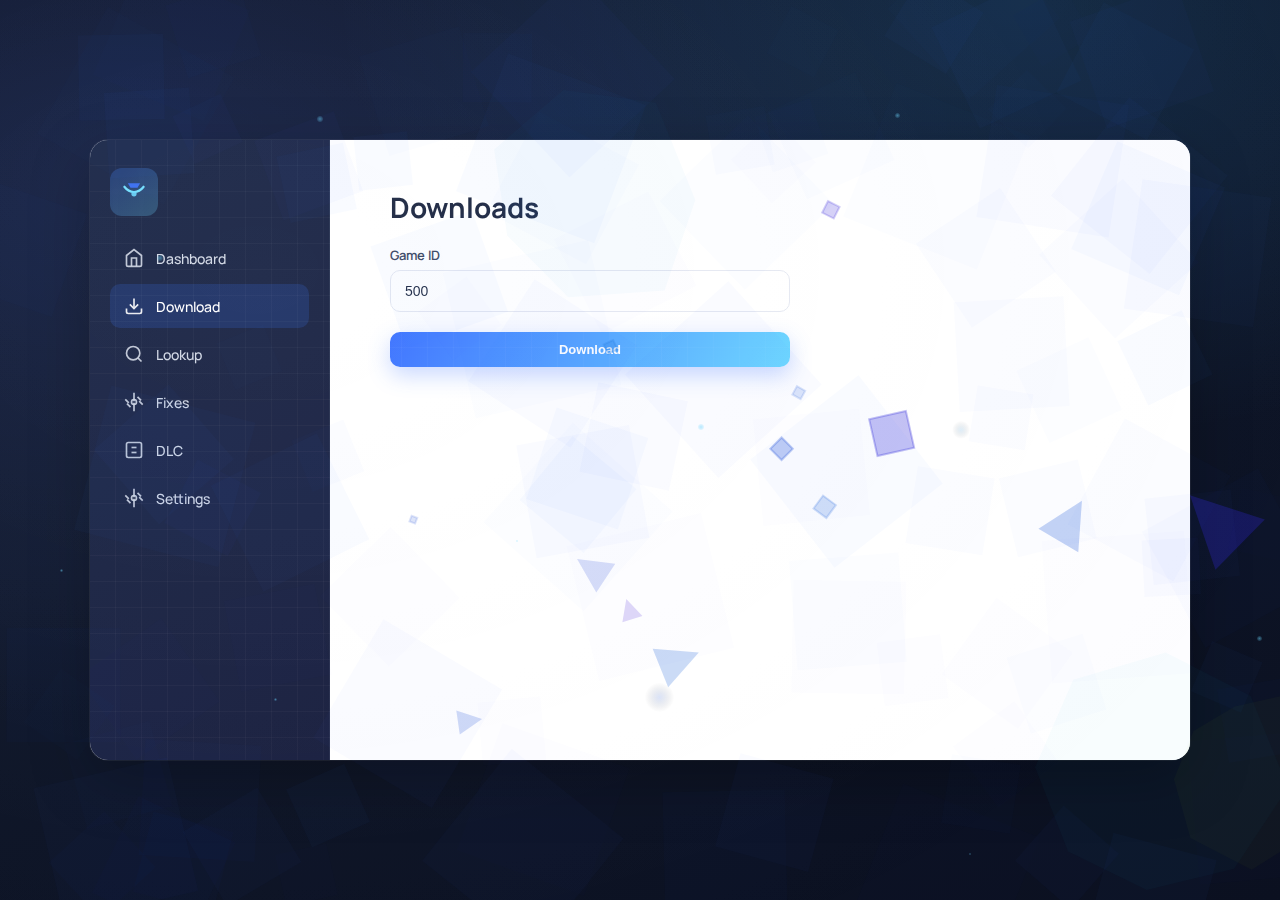
<file: download.html>
<!DOCTYPE html>
<html lang="en">
<head>
  <meta charset="UTF-8" />
  <meta name="viewport" content="width=device-width, initial-scale=1.0" />
  <title>Download - Crymson</title>
  <link rel="preconnect" href="https://fonts.googleapis.com">
  <link rel="preconnect" href="https://fonts.gstatic.com" crossorigin>
  <link href="https://fonts.googleapis.com/css2?family=Manrope:wght@400;500;600;700&display=swap" rel="stylesheet">
  <style>
    :root {
      --bg: #0d1426;
      --sidebar: #1d2a4a;
      --main: #ffffff;
      --text-main: #1f2a44;
      --muted: #9aa4b5;
      --accent: #3d73ff;
      --accent-2: #6dd8ff;
      --border: #e6e9f2;
      --card-shadow: 0 20px 60px rgba(0,0,0,0.28);
      --radius: 18px;
    }
    
    /* Dark mode variables */
    [data-theme="dark"] {
      --bg: #0a0e1a;
      --sidebar: #151923;
      --main: #1a1f2e;
      --text-main: #e4e6eb;
      --muted: #8892b0;
      --accent: #4a7fff;
      --accent-2: #7dc8ff;
      --border: #2a3142;
      --card-shadow: 0 20px 60px rgba(0,0,0,0.4);
    }
    
    /* Blue theme variables */
    [data-theme="blue"] {
      --bg: #0a1929;
      --sidebar: #1e3a5f;
      --main: #0f2744;
      --text-main: #ffffff;
      --muted: #94a3b8;
      --accent: #2563eb;
      --accent-2: #60a5fa;
      --border: #334155;
      --card-shadow: 0 20px 60px rgba(37,99,235,0.3);
    }
    * { box-sizing: border-box; }
    body {
      margin: 0;
      min-height: 100vh;
      background:
        radial-gradient(140% 120% at 10% 20%, rgba(83,120,255,0.16), transparent 50%),
        radial-gradient(120% 110% at 80% 0%, rgba(63,183,255,0.14), transparent 45%),
        linear-gradient(160deg, #0c1222 0%, #0f172a 45%, #0b1020 100%);
      font-family: 'Manrope', system-ui, sans-serif;
      display: grid;
      place-items: center;
      padding: 30px;
      animation: fade-in 0.6s ease;
      position: relative;
      overflow: hidden;
    }
    body::after {
      content: "";
      position: absolute;
      inset: 0;
      background: radial-gradient(220% 220% at 20% 30%, rgba(255,255,255,0.06), transparent 40%);
      opacity: 0.6;
      pointer-events: none;
    }
    .shell {
      width: 1100px;
      max-width: 96vw;
      height: 620px;
      background: var(--main);
      border-radius: var(--radius);
      display: grid;
      grid-template-columns: 240px 1fr;
      overflow: hidden;
      box-shadow: var(--card-shadow), 0 0 0 1px rgba(255,255,255,0.08);
      animation: slide-up 0.65s ease;
      position: relative;
      isolation: isolate;
      backdrop-filter: blur(8px);
    }
    .shell::after {
      content: "";
      position: absolute;
      inset: 0;
      border-radius: var(--radius);
      pointer-events: none;
      z-index: 1;
    }
    .sidebar {
      background: linear-gradient(145deg, #1d2a4a 0%, #1b2141 100%);
      color: #e7ecf7;
      padding: 28px 20px;
      display: flex;
      flex-direction: column;
      isolation: isolate;
      border-right: 1px solid rgba(255,255,255,0.06);
    }
    .sidebar::before {
      content: "";
      position: absolute;
      inset: 0;
      background-image:
        linear-gradient(transparent 0, transparent 25px, rgba(255,255,255,0.04) 25px, rgba(255,255,255,0.04) 26px),
        linear-gradient(90deg, transparent 0, transparent 25px, rgba(255,255,255,0.04) 25px, rgba(255,255,255,0.04) 26px);
      background-size: 26px 26px;
      opacity: 0.8;
      pointer-events: none;
    }
    .logo {
      width: 48px;
      height: 48px;
      margin-bottom: 20px;
      display: grid;
      place-items: center;
      border-radius: 12px;
      background: linear-gradient(145deg, rgba(66,125,255,0.25), rgba(109,216,255,0.25));
      backdrop-filter: blur(2px);
    }
    .logo svg { width: 28px; height: 28px; }
    .nav {
      list-style: none;
      padding: 0;
      margin: 0;
      display: flex;
      flex-direction: column;
      gap: 4px;
    }
    .nav-item {
      display: flex;
      align-items: center;
      gap: 12px;
      padding: 12px 14px;
      border-radius: 10px;
      cursor: pointer;
      transition: all 0.18s ease;
      font-weight: 500;
      font-size: 14px;
      color: rgba(231,236,247,0.9);
    }
    .nav-item:hover {
      background: rgba(255,255,255,0.08);
      transform: translateX(2px);
    }
    .nav-item.active {
      background: rgba(61,115,255,0.18);
      color: #fff;
    }
    .nav-icon {
      width: 20px;
      height: 20px;
      opacity: 0.9;
    }
    .main {
      background: var(--main);
      padding: 48px 60px;
      display: flex;
      flex-direction: column;
      color: var(--text-main);
    }
    h1 {
      margin: 0 0 20px;
      font-size: 28px;
      font-weight: 700;
      color: var(--text-main);
    }
    .download-grid {
      display: grid;
      grid-template-columns: repeat(auto-fill, minmax(260px, 1fr));
      gap: 20px;
      overflow-y: auto;
      flex: 1;
    }
    .download-card {
      background: var(--main);
      border: 1px solid var(--border);
      border-radius: 12px;
      padding: 20px;
      transition: all 0.18s ease;
      cursor: pointer;
    }
    .download-card:hover {
      transform: translateY(-2px);
      box-shadow: 0 8px 24px rgba(0,0,0,0.08);
    }
    .download-icon {
      width: 48px;
      height: 48px;
      margin-bottom: 12px;
      border-radius: 10px;
      display: grid;
      place-items: center;
      background: linear-gradient(145deg, rgba(61,115,255,0.12), rgba(109,216,255,0.12));
      color: var(--accent);
    }
    .download-icon svg { width: 24px; height: 24px; }
    .download-title {
      font-weight: 600;
      font-size: 16px;
      margin-bottom: 6px;
    }
    .download-desc {
      font-size: 13px;
      color: var(--muted);
      margin-bottom: 12px;
      line-height: 1.4;
    }
    .download-meta {
      font-size: 12px;
      color: var(--muted);
      margin-bottom: 12px;
    }
    .btn {
      border: 1px solid var(--border);
      background: #fff;
      color: var(--text-main);
      border-radius: 10px;
      padding: 10px 16px;
      font-weight: 600;
      font-size: 13px;
      cursor: pointer;
      transition: all 0.18s ease;
      box-shadow: 0 4px 14px rgba(0,0,0,0.06);
      width: 100%;
    }
    .btn:hover {
      transform: translateY(-1px);
      box-shadow: 0 6px 20px rgba(0,0,0,0.12);
    }
    .btn-primary {
      background: linear-gradient(120deg, var(--accent) 0%, var(--accent-2) 100%);
      color: #fff;
      border: none;
      box-shadow: 0 8px 22px rgba(61,115,255,0.28);
    }
    .btn-primary:hover {
      box-shadow: 0 10px 28px rgba(61,115,255,0.38);
      filter: brightness(1.02);
    }
    .download-form {
      max-width: 400px;
    }
    .form-group {
      margin-bottom: 20px;
    }
    label {
      display: block;
      font-size: 13px;
      font-weight: 600;
      color: #3b4762;
      margin-bottom: 6px;
    }
    .field {
      width: 100%;
      border: 1px solid var(--border);
      border-radius: 10px;
      padding: 12px 14px;
      font-size: 14px;
      transition: all 0.18s ease;
      background: var(--main);
      color: var(--text-main);
      box-shadow: inset 0 1px 0 rgba(255,255,255,0.1);
    }
    .field:focus {
      outline: none;
      border-color: var(--accent);
      box-shadow: 0 0 0 3px rgba(61,115,255,0.18);
    }
    .search-group {
      display: flex;
      gap: 10px;
    }
    .search-group .field {
      flex: 1;
    }
    .btn-secondary {
      background: var(--muted);
      color: #fff;
      border: none;
      padding: 12px 20px;
      border-radius: 10px;
      font-size: 14px;
      font-weight: 600;
      cursor: pointer;
      transition: all 0.18s ease;
      white-space: nowrap;
    }
    .btn-secondary:hover {
      box-shadow: 0 8px 22px rgba(100,116,139,0.28);
      filter: brightness(1.02);
    }
    textarea.field {
      resize: vertical;
      min-height: 200px;
      font-family: 'Courier New', monospace;
    }

    @keyframes fade-in { from { opacity: 0; } to { opacity: 1; } }
    @keyframes slide-up { from { transform: translateY(18px); opacity: 0; } to { transform: translateY(0); opacity: 1; } }

    @media (max-width: 980px) {
      .shell { grid-template-columns: 1fr; height: auto; }
      .sidebar { display: none; }
      .main { padding: 40px 32px 50px; }
    }

    @media (prefers-reduced-motion: reduce) {
      * { animation-duration: 0.001ms !important; transition-duration: 0.001ms !important; }
    }
  </style>
  <script>
    // Handle Enter key in input field
    document.addEventListener('DOMContentLoaded', () => {
      document.getElementById('appid').addEventListener('keypress', (e) => {
        if (e.key === 'Enter') {
          downloadFile();
        }
      });
      
      // Check for pending App ID from lookup page
      const pendingAppId = localStorage.getItem('pendingAppId');
      if (pendingAppId) {
        // Remove from storage
        localStorage.removeItem('pendingAppId');
        
        // Replace the current ID with the chosen one
        document.getElementById('appid').value = pendingAppId;
        
        // Optional: Highlight the field to show it was updated
        const appidField = document.getElementById('appid');
        appidField.style.borderColor = '#3d73ff';
        appidField.style.boxShadow = '0 0 0 3px rgba(61,115,255,0.18)';
        
        // Reset highlight after 2 seconds
        setTimeout(() => {
          appidField.style.borderColor = '';
          appidField.style.boxShadow = '';
        }, 2000);
      }
    });

    function downloadFile() {
      const appid = document.getElementById('appid').value;
      if (!appid) {
        alert('Please enter a Game ID');
        return;
      }
      
      // Send download request to C# backend
      window.chrome.webview.postMessage(`DOWNLOAD:${appid}`);
    }
    
  </script>
</head>
<body>
  <script>
    // Apply saved theme immediately
    const savedTheme = localStorage.getItem('crymson_theme') || 'light';
    document.documentElement.setAttribute('data-theme', savedTheme);
  </script>
  <div class="shell">
    <aside class="sidebar">
      <div class="logo">
        <svg viewBox="0 0 64 64" fill="none">
          <path d="M10 20c6 8 14 12 22 12s16-4 22-12" stroke="#74e0ff" stroke-width="5" stroke-linecap="round"/>
          <path d="M18 12h28l-6 10H24l-6-10z" fill="#3d73ff" opacity="0.9"/>
          <circle cx="32" cy="36" r="6" fill="#6dd8ff" opacity="0.9"/>
        </svg>
      </div>
      <ul class="nav">
        <li class="nav-item" onclick="location.href='welcome.html'">
          <svg class="nav-icon" viewBox="0 0 24 24" fill="none" stroke="currentColor" stroke-width="2">
            <path d="M3 9l9-7 9 7v11a2 2 0 01-2 2H5a2 2 0 01-2-2z"/>
            <polyline points="9,22 9,12 15,12 15,22"/>
          </svg>
          Dashboard
        </li>
        <li class="nav-item active" onclick="location.href='download.html'">
          <svg class="nav-icon" viewBox="0 0 24 24" fill="none" stroke="currentColor" stroke-width="2">
            <path d="M21 15v4a2 2 0 01-2 2H5a2 2 0 01-2-2v-4"/>
            <polyline points="7,10 12,15 17,10"/>
            <line x1="12" y1="15" x2="12" y2="3"/>
          </svg>
          Download
        </li>
        <li class="nav-item" onclick="location.href='lookup.html'">
          <svg class="nav-icon" viewBox="0 0 24 24" fill="none" stroke="currentColor" stroke-width="2">
            <circle cx="11" cy="11" r="8"/>
            <path d="m21 21-4.35-4.35"/>
          </svg>
          Lookup
        </li>
        <li class="nav-item" onclick="location.href='fixes.html'">
          <svg class="nav-icon" viewBox="0 0 24 24" fill="none" stroke="currentColor" stroke-width="2">
            <circle cx="12" cy="12" r="3"/>
            <path d="M12 1v6m0 6v6m4.22-13.22l4.24 4.24M1.54 8.76l4.24 4.24M12 23v-6m0-6V5m-4.22 13.22l-4.24-4.24M22.46 15.24l-4.24-4.24"/>
          </svg>
          Fixes
        </li>
        <li class="nav-item" onclick="location.href='dlc.html'">
          <svg class="nav-icon" viewBox="0 0 24 24" fill="none" stroke="currentColor" stroke-width="2">
            <rect x="3" y="3" width="18" height="18" rx="2" ry="2"/>
            <line x1="9" y1="9" x2="15" y2="9"/>
            <line x1="9" y1="15" x2="15" y2="15"/>
          </svg>
          DLC
        </li>
        <li class="nav-item" onclick="location.href='settings.html'">
          <svg class="nav-icon" viewBox="0 0 24 24" fill="none" stroke="currentColor" stroke-width="2">
            <circle cx="12" cy="12" r="3"/>
            <path d="M12 1v6m0 6v6m4.22-13.22l4.24 4.24M1.54 8.76l4.24 4.24M12 23v-6m0-6V5m-4.22 13.22l-4.24-4.24M22.46 15.24l-4.24-4.24"/>
          </svg>
          Settings
        </li>
      </ul>
    </aside>

    <main class="main">
      <h1>Downloads</h1>
      <div class="download-form">
        <div class="form-group">
          <label for="appid">Game ID</label>
          <input id="appid" class="field" type="number" placeholder="Enter game ID" value="500" />
        </div>
        <div class="actions">
          <button class="btn btn-primary" onclick="downloadFile()">Download</button>
        </div>
      </div>
    </main>
  </div>
  
  <script src="main.js"></script>
  <script src="animations.js"></script>
  <script src="advanced-animations.js"></script>
</body>
</html>
</file>
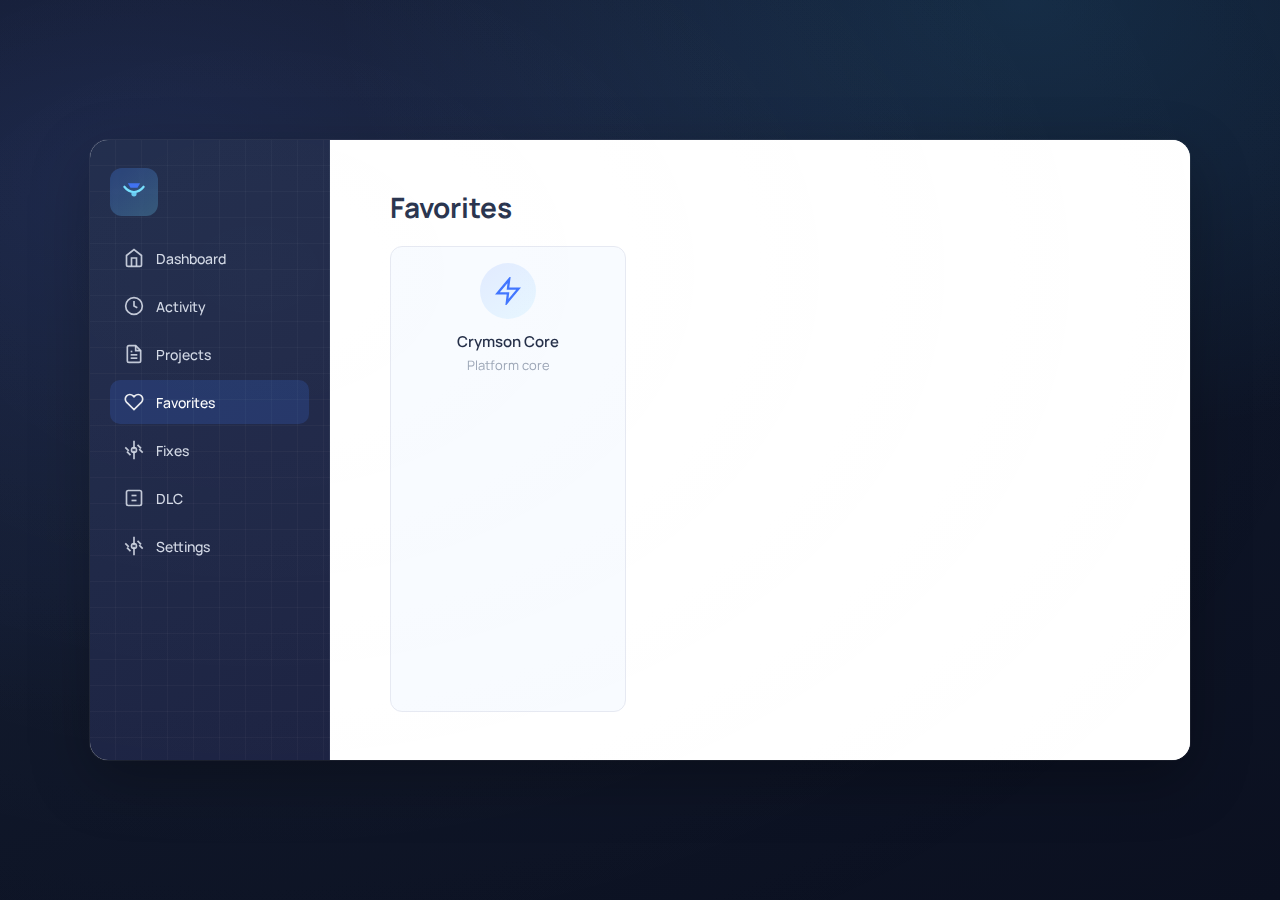
<file: favorites.html>
<!DOCTYPE html>
<html lang="en">
<head>
  <meta charset="UTF-8" />
  <meta name="viewport" content="width=device-width, initial-scale=1.0" />
  <title>Favorites - Crymson</title>
  <link rel="preconnect" href="https://fonts.googleapis.com">
  <link rel="preconnect" href="https://fonts.gstatic.com" crossorigin>
  <link href="https://fonts.googleapis.com/css2?family=Manrope:wght@400;500;600;700&display=swap" rel="stylesheet">
  <style>
    :root {
      --bg: #0d1426;
      --sidebar: #1d2a4a;
      --main: #ffffff;
      --text-main: #1f2a44;
      --muted: #9aa4b5;
      --accent: #3d73ff;
      --accent-2: #6dd8ff;
      --border: #e6e9f2;
      --card-shadow: 0 20px 60px rgba(0,0,0,0.28);
      --radius: 18px;
    }
    * { box-sizing: border-box; }
    body {
      margin: 0;
      min-height: 100vh;
      background:
        radial-gradient(140% 120% at 10% 20%, rgba(83,120,255,0.16), transparent 50%),
        radial-gradient(120% 110% at 80% 0%, rgba(63,183,255,0.14), transparent 45%),
        linear-gradient(160deg, #0c1222 0%, #0f172a 45%, #0b1020 100%);
      font-family: 'Manrope', system-ui, sans-serif;
      display: grid;
      place-items: center;
      padding: 30px;
      animation: fade-in 0.6s ease;
      position: relative;
      overflow: hidden;
    }
    body::after {
      content: "";
      position: absolute;
      inset: 0;
      background: radial-gradient(220% 220% at 20% 30%, rgba(255,255,255,0.06), transparent 40%);
      opacity: 0.6;
      pointer-events: none;
    }
    .shell {
      width: 1100px;
      max-width: 96vw;
      height: 620px;
      background: var(--main);
      border-radius: var(--radius);
      display: grid;
      grid-template-columns: 240px 1fr;
      overflow: hidden;
      box-shadow: var(--card-shadow), 0 0 0 1px rgba(255,255,255,0.08);
      animation: slide-up 0.65s ease;
      position: relative;
      isolation: isolate;
      backdrop-filter: blur(8px);
    }
    .shell::after {
      content: "";
      position: absolute;
      inset: 0;
      border-radius: var(--radius);
      pointer-events: none;
      z-index: 1;
    }
    .sidebar {
      background: linear-gradient(145deg, #1d2a4a 0%, #1b2141 100%);
      color: #e7ecf7;
      padding: 28px 20px;
      display: flex;
      flex-direction: column;
      isolation: isolate;
      border-right: 1px solid rgba(255,255,255,0.06);
    }
    .sidebar::before {
      content: "";
      position: absolute;
      inset: 0;
      background-image:
        linear-gradient(transparent 0, transparent 25px, rgba(255,255,255,0.04) 25px, rgba(255,255,255,0.04) 26px),
        linear-gradient(90deg, transparent 0, transparent 25px, rgba(255,255,255,0.04) 25px, rgba(255,255,255,0.04) 26px);
      background-size: 26px 26px;
      opacity: 0.8;
      pointer-events: none;
    }
    .logo {
      width: 48px;
      height: 48px;
      margin-bottom: 20px;
      display: grid;
      place-items: center;
      border-radius: 12px;
      background: linear-gradient(145deg, rgba(66,125,255,0.25), rgba(109,216,255,0.25));
      backdrop-filter: blur(2px);
    }
    .logo svg { width: 28px; height: 28px; }
    .nav {
      list-style: none;
      padding: 0;
      margin: 0;
      display: flex;
      flex-direction: column;
      gap: 4px;
    }
    .nav-item {
      display: flex;
      align-items: center;
      gap: 12px;
      padding: 12px 14px;
      border-radius: 10px;
      cursor: pointer;
      transition: all 0.18s ease;
      font-weight: 500;
      font-size: 14px;
      color: rgba(231,236,247,0.9);
    }
    .nav-item:hover {
      background: rgba(255,255,255,0.08);
      transform: translateX(2px);
    }
    .nav-item.active {
      background: rgba(61,115,255,0.18);
      color: #fff;
    }
    .nav-icon {
      width: 20px;
      height: 20px;
      opacity: 0.9;
    }
    .main {
      background: var(--main);
      padding: 48px 60px;
      display: flex;
      flex-direction: column;
      color: var(--text-main);
    }
    h1 {
      margin: 0 0 20px;
      font-size: 28px;
      font-weight: 700;
      color: #25304b;
    }
    .favorites-grid {
      display: grid;
      grid-template-columns: repeat(auto-fill, minmax(220px, 1fr));
      gap: 16px;
      overflow-y: auto;
      flex: 1;
    }
    .fav-card {
      background: #f8fbff;
      border: 1px solid var(--border);
      border-radius: 12px;
      padding: 16px;
      transition: all 0.18s ease;
      cursor: pointer;
      text-align: center;
    }
    .fav-card:hover {
      transform: translateY(-2px);
      box-shadow: 0 8px 24px rgba(0,0,0,0.08);
    }
    .fav-icon {
      width: 56px;
      height: 56px;
      margin: 0 auto 12px;
      border-radius: 50%;
      display: grid;
      place-items: center;
      background: linear-gradient(145deg, rgba(61,115,255,0.12), rgba(109,216,255,0.12));
      color: var(--accent);
    }
    .fav-icon svg { width: 28px; height: 28px; }
    .fav-title {
      font-weight: 600;
      font-size: 15px;
      margin-bottom: 4px;
    }
    .fav-desc {
      font-size: 13px;
      color: var(--muted);
    }

    @keyframes fade-in { from { opacity: 0; } to { opacity: 1; } }
    @keyframes slide-up { from { transform: translateY(18px); opacity: 0; } to { transform: translateY(0); opacity: 1; } }

    @media (max-width: 980px) {
      .shell { grid-template-columns: 1fr; height: auto; }
      .sidebar { display: none; }
      .main { padding: 40px 32px 50px; }
    }

    @media (prefers-reduced-motion: reduce) {
      * { animation-duration: 0.001ms !important; transition-duration: 0.001ms !important; }
    }
  </style>
</head>
<body>
  <div class="shell">
    <aside class="sidebar">
      <div class="logo">
        <svg viewBox="0 0 64 64" fill="none">
          <path d="M10 20c6 8 14 12 22 12s16-4 22-12" stroke="#74e0ff" stroke-width="5" stroke-linecap="round"/>
          <path d="M18 12h28l-6 10H24l-6-10z" fill="#3d73ff" opacity="0.9"/>
          <circle cx="32" cy="36" r="6" fill="#6dd8ff" opacity="0.9"/>
        </svg>
      </div>
      <ul class="nav">
        <li class="nav-item" onclick="location.href='welcome.html'">
          <svg class="nav-icon" viewBox="0 0 24 24" fill="none" stroke="currentColor" stroke-width="2">
            <path d="M3 9l9-7 9 7v11a2 2 0 01-2 2H5a2 2 0 01-2-2z"/>
            <polyline points="9,22 9,12 15,12 15,22"/>
          </svg>
          Dashboard
        </li>
        <li class="nav-item" onclick="location.href='activity.html'">
          <svg class="nav-icon" viewBox="0 0 24 24" fill="none" stroke="currentColor" stroke-width="2">
            <circle cx="12" cy="12" r="10"/>
            <path d="M12 6v6l4 2"/>
          </svg>
          Activity
        </li>
        <li class="nav-item" onclick="location.href='projects.html'">
          <svg class="nav-icon" viewBox="0 0 24 24" fill="none" stroke="currentColor" stroke-width="2">
            <path d="M14 2H6a2 2 0 00-2 2v16a2 2 0 002 2h12a2 2 0 002-2V8z"/>
            <polyline points="14,2 14,8 20,8"/>
            <line x1="16" y1="13" x2="8" y2="13"/>
            <line x1="16" y1="17" x2="8" y2="17"/>
            <polyline points="10,9 9,9 8,9"/>
          </svg>
          Projects
        </li>
        <li class="nav-item active">
          <svg class="nav-icon" viewBox="0 0 24 24" fill="none" stroke="currentColor" stroke-width="2">
            <path d="M20.84 4.61a5.5 5.5 0 00-7.78 0L12 5.67l-1.06-1.06a5.5 5.5 0 00-7.78 7.78l1.06 1.06L12 21.23l7.78-7.78 1.06-1.06a5.5 5.5 0 000-7.78z"/>
          </svg>
          Favorites
        </li>
        <li class="nav-item" onclick="location.href='fixes.html'">
          <svg class="nav-icon" viewBox="0 0 24 24" fill="none" stroke="currentColor" stroke-width="2">
            <circle cx="12" cy="12" r="3"/>
            <path d="M12 1v6m0 6v6m4.22-13.22l4.24 4.24M1.54 8.76l4.24 4.24M12 23v-6m0-6V5m-4.22 13.22l-4.24-4.24M22.46 15.24l-4.24-4.24"/>
          </svg>
          Fixes
        </li>
        <li class="nav-item" onclick="location.href='dlc.html'">
          <svg class="nav-icon" viewBox="0 0 24 24" fill="none" stroke="currentColor" stroke-width="2">
            <rect x="3" y="3" width="18" height="18" rx="2" ry="2"/>
            <line x1="9" y1="9" x2="15" y2="9"/>
            <line x1="9" y1="15" x2="15" y2="15"/>
          </svg>
          DLC
        </li>
        <li class="nav-item" onclick="location.href='settings.html'">
          <svg class="nav-icon" viewBox="0 0 24 24" fill="none" stroke="currentColor" stroke-width="2">
            <circle cx="12" cy="12" r="3"/>
            <path d="M12 1v6m0 6v6m4.22-13.22l4.24 4.24M1.54 8.76l4.24 4.24M12 23v-6m0-6V5m-4.22 13.22l-4.24-4.24M22.46 15.24l-4.24-4.24"/>
          </svg>
          Settings
        </li>
      </ul>
    </aside>

    <main class="main">
      <h1>Favorites</h1>
      <div class="favorites-grid">
        <div class="fav-card">
          <div class="fav-icon">
            <svg viewBox="0 0 24 24" fill="none" stroke="currentColor" stroke-width="2">
              <path d="M13 2L3 14h9l-1 8 10-12h-9l1-8z"/>
            </svg>
          </div>
          <div class="fav-title">Crymson Core</div>
          <div class="fav-desc">Platform core</div>
        </div>
      </div>
    </main>
  </div>
</body>
</html>
</file>
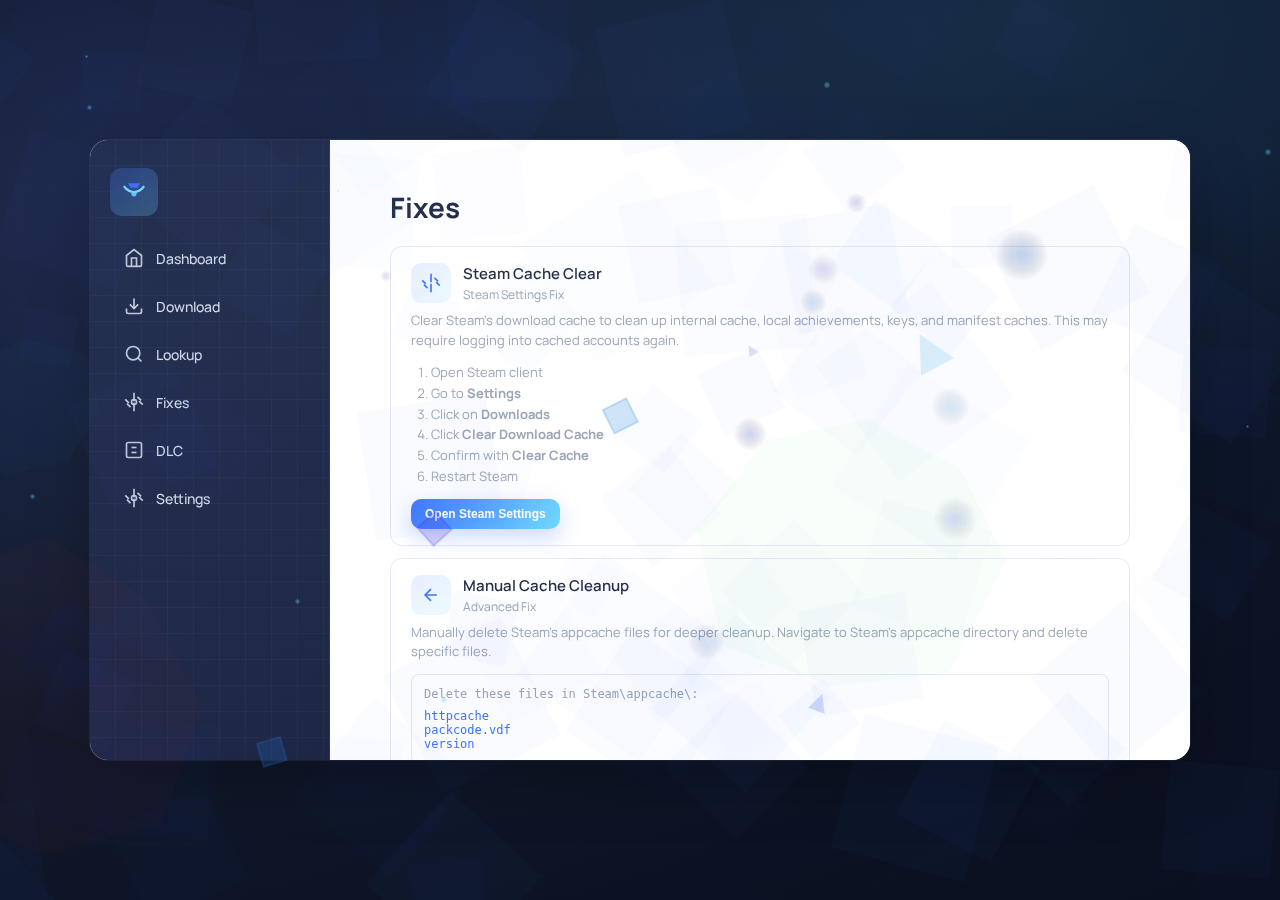
<file: fixes.html>
<!DOCTYPE html>
<html lang="en">
<head>
  <meta charset="UTF-8" />
  <meta name="viewport" content="width=device-width, initial-scale=1.0" />
  <title>Fixes - Crymson</title>
  <link rel="preconnect" href="https://fonts.googleapis.com">
  <link rel="preconnect" href="https://fonts.gstatic.com" crossorigin>
  <link href="https://fonts.googleapis.com/css2?family=Manrope:wght@400;500;600;700&display=swap" rel="stylesheet">
  <style>
    :root {
      --bg: #0d1426;
      --sidebar: #1d2a4a;
      --main: #ffffff;
      --text-main: #1f2a44;
      --muted: #9aa4b5;
      --accent: #3d73ff;
      --accent-2: #6dd8ff;
      --border: #e6e9f2;
      --card-shadow: 0 20px 60px rgba(0,0,0,0.28);
      --radius: 18px;
    }
    
    /* Dark mode variables */
    [data-theme="dark"] {
      --bg: #0a0e1a;
      --sidebar: #151923;
      --main: #1a1f2e;
      --text-main: #e4e6eb;
      --muted: #8892b0;
      --accent: #4a7fff;
      --accent-2: #7dc8ff;
      --border: #2a3142;
      --card-shadow: 0 20px 60px rgba(0,0,0,0.4);
    }
    
    /* Blue theme variables */
    [data-theme="blue"] {
      --bg: #0a1929;
      --sidebar: #1e3a5f;
      --main: #0f2744;
      --text-main: #ffffff;
      --muted: #94a3b8;
      --accent: #2563eb;
      --accent-2: #60a5fa;
      --border: #334155;
      --card-shadow: 0 20px 60px rgba(37,99,235,0.3);
    }
    * { box-sizing: border-box; }
    body {
      margin: 0;
      min-height: 100vh;
      background:
        radial-gradient(140% 120% at 10% 20%, rgba(83,120,255,0.16), transparent 50%),
        radial-gradient(120% 110% at 80% 0%, rgba(63,183,255,0.14), transparent 45%),
        linear-gradient(160deg, #0c1222 0%, #0f172a 45%, #0b1020 100%);
      font-family: 'Manrope', system-ui, sans-serif;
      display: grid;
      place-items: center;
      padding: 30px;
      animation: fade-in 0.6s ease;
      position: relative;
      overflow: hidden;
    }
    body::after {
      content: "";
      position: absolute;
      inset: 0;
      background: radial-gradient(220% 220% at 20% 30%, rgba(255,255,255,0.06), transparent 40%);
      opacity: 0.6;
      pointer-events: none;
    }
    .shell {
      width: 1100px;
      max-width: 96vw;
      height: 620px;
      background: var(--main);
      border-radius: var(--radius);
      display: grid;
      grid-template-columns: 240px 1fr;
      overflow: hidden;
      box-shadow: var(--card-shadow), 0 0 0 1px rgba(255,255,255,0.08);
      animation: slide-up 0.65s ease;
      position: relative;
      isolation: isolate;
      backdrop-filter: blur(8px);
    }
    .shell::after {
      content: "";
      position: absolute;
      inset: 0;
      border-radius: var(--radius);
      pointer-events: none;
      z-index: 1;
    }
    .sidebar {
      background: linear-gradient(145deg, #1d2a4a 0%, #1b2141 100%);
      color: #e7ecf7;
      padding: 28px 20px;
      display: flex;
      flex-direction: column;
      isolation: isolate;
      border-right: 1px solid rgba(255,255,255,0.06);
    }
    .sidebar::before {
      content: "";
      position: absolute;
      inset: 0;
      background-image:
        linear-gradient(transparent 0, transparent 25px, rgba(255,255,255,0.04) 25px, rgba(255,255,255,0.04) 26px),
        linear-gradient(90deg, transparent 0, transparent 25px, rgba(255,255,255,0.04) 25px, rgba(255,255,255,0.04) 26px);
      background-size: 26px 26px;
      opacity: 0.8;
      pointer-events: none;
    }
    .logo {
      width: 48px;
      height: 48px;
      margin-bottom: 20px;
      display: grid;
      place-items: center;
      border-radius: 12px;
      background: linear-gradient(145deg, rgba(66,125,255,0.25), rgba(109,216,255,0.25));
      backdrop-filter: blur(2px);
    }
    .logo svg { width: 28px; height: 28px; }
    .nav {
      list-style: none;
      padding: 0;
      margin: 0;
      display: flex;
      flex-direction: column;
      gap: 4px;
    }
    .nav-item {
      display: flex;
      align-items: center;
      gap: 12px;
      padding: 12px 14px;
      border-radius: 10px;
      cursor: pointer;
      transition: all 0.18s ease;
      font-weight: 500;
      font-size: 14px;
      color: rgba(231,236,247,0.9);
    }
    .nav-item:hover {
      background: rgba(255,255,255,0.08);
      transform: translateX(2px);
    }
    .nav-item.active {
      background: rgba(61,115,255,0.18);
      color: #fff;
    }
    .nav-icon {
      width: 20px;
      height: 20px;
      opacity: 0.9;
    }
    .main {
      background: var(--main);
      padding: 48px 60px;
      display: flex;
      flex-direction: column;
      color: var(--text-main);
    }
    h1 {
      margin: 0 0 20px;
      font-size: 28px;
      font-weight: 700;
      color: var(--text-main);
    }
    .fix-list {
      list-style: none;
      padding: 0;
      margin: 0;
      display: flex;
      flex-direction: column;
      gap: 12px;
      overflow-y: auto;
      flex: 1;
    }
    .fix-item {
      background: var(--main);
      border: 1px solid var(--border);
      border-radius: 12px;
      padding: 16px 20px;
      transition: all 0.18s ease;
    }
    .fix-item:hover {
      transform: translateY(-1px);
      box-shadow: 0 4px 14px rgba(0,0,0,0.06);
    }
    .fix-header {
      display: flex;
      align-items: center;
      gap: 12px;
      margin-bottom: 8px;
    }
    .fix-icon {
      width: 40px;
      height: 40px;
      border-radius: 10px;
      display: grid;
      place-items: center;
      background: linear-gradient(145deg, rgba(61,115,255,0.12), rgba(109,216,255,0.12));
      color: var(--accent);
    }
    .fix-icon svg { width: 20px; height: 20px; }
    .fix-title {
      font-weight: 600;
      font-size: 15px;
      margin-bottom: 2px;
    }
    .fix-meta {
      font-size: 12px;
      color: var(--muted);
    }
    .fix-desc {
      font-size: 13px;
      color: var(--muted);
      line-height: 1.5;
      margin-bottom: 12px;
    }
    .btn {
      border: 1px solid var(--border);
      background: #fff;
      color: var(--text-main);
      border-radius: 10px;
      padding: 8px 14px;
      font-weight: 600;
      font-size: 12px;
      cursor: pointer;
      transition: all 0.18s ease;
      box-shadow: 0 4px 14px rgba(0,0,0,0.06);
    }
    .btn:hover {
      transform: translateY(-1px);
      box-shadow: 0 6px 20px rgba(0,0,0,0.12);
    }
    .btn-primary {
      background: linear-gradient(120deg, var(--accent) 0%, var(--accent-2) 100%);
      color: #fff;
      border: none;
      box-shadow: 0 8px 22px rgba(61,115,255,0.28);
    }
    .btn-primary:hover {
      box-shadow: 0 10px 28px rgba(61,115,255,0.38);
      filter: brightness(1.02);
    }

    @keyframes fade-in { from { opacity: 0; } to { opacity: 1; } }
    @keyframes slide-up { from { transform: translateY(18px); opacity: 0; } to { transform: translateY(0); opacity: 1; } }

    @media (max-width: 980px) {
      .shell { grid-template-columns: 1fr; height: auto; }
      .sidebar { display: none; }
      .main { padding: 40px 32px 50px; }
    }

    @media (prefers-reduced-motion: reduce) {
      * { animation-duration: 0.001ms !important; transition-duration: 0.001ms !important; }
    }
  </style>
</head>
<body>
  <script>
    // Apply saved theme immediately
    const savedTheme = localStorage.getItem('crymson_theme') || 'light';
    document.documentElement.setAttribute('data-theme', savedTheme);
  </script>
  <div class="shell">
    <aside class="sidebar">
      <div class="logo">
        <svg viewBox="0 0 64 64" fill="none">
          <path d="M10 20c6 8 14 12 22 12s16-4 22-12" stroke="#74e0ff" stroke-width="5" stroke-linecap="round"/>
          <path d="M18 12h28l-6 10H24l-6-10z" fill="#3d73ff" opacity="0.9"/>
          <circle cx="32" cy="36" r="6" fill="#6dd8ff" opacity="0.9"/>
        </svg>
      </div>
      <ul class="nav">
        <li class="nav-item" onclick="location.href='welcome.html'">
          <svg class="nav-icon" viewBox="0 0 24 24" fill="none" stroke="currentColor" stroke-width="2">
            <path d="M3 9l9-7 9 7v11a2 2 0 01-2 2H5a2 2 0 01-2-2z"/>
            <polyline points="9,22 9,12 15,12 15,22"/>
          </svg>
          Dashboard
        </li>
        <li class="nav-item" onclick="location.href='download.html'">
          <svg class="nav-icon" viewBox="0 0 24 24" fill="none" stroke="currentColor" stroke-width="2">
            <path d="M21 15v4a2 2 0 01-2 2H5a2 2 0 01-2-2v-4"/>
            <polyline points="7,10 12,15 17,10"/>
            <line x1="12" y1="15" x2="12" y2="3"/>
          </svg>
          Download
        </li>
        <li class="nav-item" onclick="location.href='lookup.html'">
          <svg class="nav-icon" viewBox="0 0 24 24" fill="none" stroke="currentColor" stroke-width="2">
            <circle cx="11" cy="11" r="8"/>
            <path d="m21 21-4.35-4.35"/>
          </svg>
          Lookup
        </li>
        <li class="nav-item" onclick="location.href='fixes.html'">
          <svg class="nav-icon" viewBox="0 0 24 24" fill="none" stroke="currentColor" stroke-width="2">
            <circle cx="12" cy="12" r="3"/>
            <path d="M12 1v6m0 6v6m4.22-13.22l4.24 4.24M1.54 8.76l4.24 4.24M12 23v-6m0-6V5m-4.22 13.22l-4.24-4.24M22.46 15.24l-4.24-4.24"/>
          </svg>
          Fixes
        </li>
        <li class="nav-item" onclick="location.href='dlc.html'">
          <svg class="nav-icon" viewBox="0 0 24 24" fill="none" stroke="currentColor" stroke-width="2">
            <rect x="3" y="3" width="18" height="18" rx="2" ry="2"/>
            <line x1="9" y1="9" x2="15" y2="9"/>
            <line x1="9" y1="15" x2="15" y2="15"/>
          </svg>
          DLC
        </li>
        <li class="nav-item" onclick="location.href='settings.html'">
          <svg class="nav-icon" viewBox="0 0 24 24" fill="none" stroke="currentColor" stroke-width="2">
            <circle cx="12" cy="12" r="3"/>
            <path d="M12 1v6m0 6v6m4.22-13.22l4.24 4.24M1.54 8.76l4.24 4.24M12 23v-6m0-6V5m-4.22 13.22l-4.24-4.24M22.46 15.24l-4.24-4.24"/>
          </svg>
          Settings
        </li>
      </ul>
    </aside>

    <main class="main">
      <h1>Fixes</h1>
      
      <ul class="fix-list">
        <li class="fix-item">
          <div class="fix-header">
            <div class="fix-icon">
              <svg viewBox="0 0 24 24" fill="none" stroke="currentColor" stroke-width="2">
                <path d="M12 1v6m0 6v6m4.22-13.22l4.24 4.24M1.54 8.76l4.24 4.24M12 23v-6m0-6V5m-4.22 13.22l-4.24-4.24M22.46 15.24l-4.24-4.24"/>
              </svg>
            </div>
            <div>
              <div class="fix-title">Steam Cache Clear</div>
              <div class="fix-meta">Steam Settings Fix</div>
            </div>
          </div>
          <div class="fix-desc">
            Clear Steam's download cache to clean up internal cache, local achievements, keys, and manifest caches. This may require logging into cached accounts again.
          </div>
          <ol style="font-size: 13px; color: var(--muted); margin: 12px 0; padding-left: 20px; line-height: 1.6;">
            <li>Open Steam client</li>
            <li>Go to <strong>Settings</strong></li>
            <li>Click on <strong>Downloads</strong></li>
            <li>Click <strong>Clear Download Cache</strong></li>
            <li>Confirm with <strong>Clear Cache</strong></li>
            <li>Restart Steam</li>
          </ol>
          <button class="btn btn-primary" onclick="openSteamSettings()">Open Steam Settings</button>
        </li>

        <li class="fix-item">
          <div class="fix-header">
            <div class="fix-icon">
              <svg viewBox="0 0 24 24" fill="none" stroke="currentColor" stroke-width="2">
                <path d="M19 12H5M12 19l-7-7 7-7"/>
              </svg>
            </div>
            <div>
              <div class="fix-title">Manual Cache Cleanup</div>
              <div class="fix-meta">Advanced Fix</div>
            </div>
          </div>
          <div class="fix-desc">
            Manually delete Steam's appcache files for deeper cleanup. Navigate to Steam's appcache directory and delete specific files.
          </div>
          <div style="background: var(--main); border: 1px solid var(--border); border-radius: 8px; padding: 12px; margin: 12px 0; font-family: monospace; font-size: 12px;">
            <div style="color: var(--muted); margin-bottom: 8px;">Delete these files in Steam\appcache\:</div>
            <div style="color: var(--accent);">httpcache</div>
            <div style="color: var(--accent);">packcode.vdf</div>
            <div style="color: var(--accent);">version</div>
          </div>
          <button class="btn btn-primary" onclick="openAppcacheFolder()">Open Appcache Folder</button>
        </li>

        <li class="fix-item">
          <div class="fix-header">
            <div class="fix-icon">
              <svg viewBox="0 0 24 24" fill="none" stroke="currentColor" stroke-width="2">
                <circle cx="12" cy="12" r="3"/>
                <path d="M12 1v6m0 6v6m4.22-13.22l4.24 4.24M1.54 8.76l4.24 4.24"/>
              </svg>
            </div>
            <div>
              <div class="fix-title">Disable Auto Updates</div>
              <div class="fix-meta">Steam Configuration</div>
            </div>
          </div>
          <div class="fix-desc">
            Prevent Steam from automatically updating games by creating a steam.cfg file in the Steam root directory.
          </div>
          <div style="background: #f1f5f9; border-radius: 8px; padding: 12px; margin: 12px 0;">
            <div style="color: var(--muted); margin-bottom: 8px;">Create steam.cfg with this content:</div>
            <div style="font-family: monospace; color: var(--accent); font-size: 13px;">BootStrapperInhibitAll=Enable</div>
          </div>
          <div style="display: flex; gap: 8px; margin-top: 12px;">
            <button class="btn btn-primary" onclick="createSteamConfig()">Create Config File</button>
            <button class="btn" onclick="downloadSteamConfig()">Download Template</button>
          </div>
        </li>
      </ul>
    </main>

    <script>
      function openSteamSettings() {
        // Try to open Steam settings
        window.chrome.webview.postMessage('OPEN_STEAM_SETTINGS');
      }

      function openAppcacheFolder() {
        window.chrome.webview.postMessage('OPEN_APPCACHE_FOLDER');
      }

      function createSteamConfig() {
        window.chrome.webview.postMessage('CREATE_STEAM_CONFIG');
      }

      function downloadSteamConfig() {
        // Create and download steam.cfg file
        const configContent = 'BootStrapperInhibitAll=Enable';
        const blob = new Blob([configContent], { type: 'text/plain' });
        const url = URL.createObjectURL(blob);
        const a = document.createElement('a');
        a.href = url;
        a.download = 'steam.cfg';
        a.click();
        URL.revokeObjectURL(url);
      }
    </script>
  </div>
  
  <script src="main.js"></script>
  <script src="animations.js"></script>
  <script src="advanced-animations.js"></script>
</body>
</html>
</file>
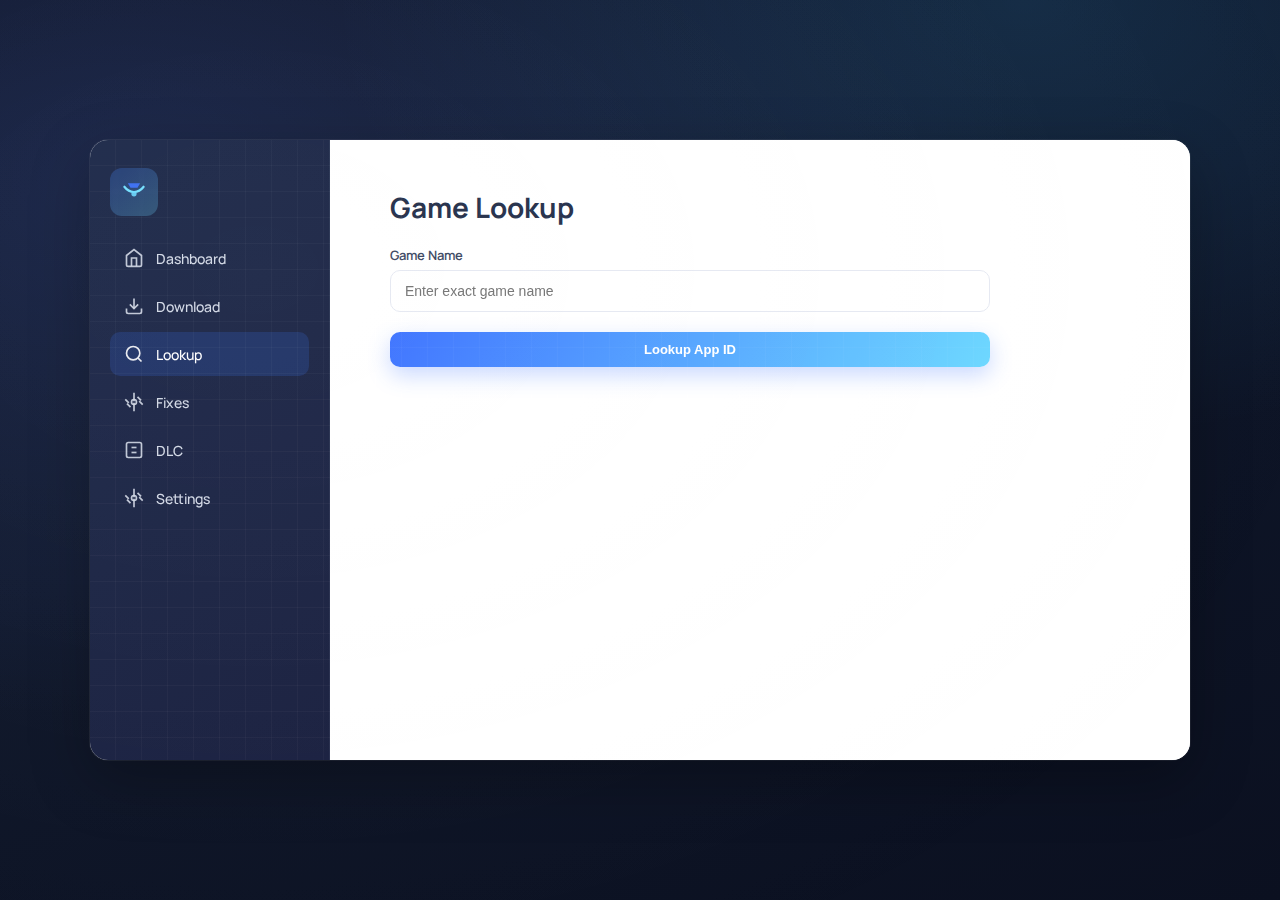
<file: lookup.html>
<!DOCTYPE html>
<html lang="en">
<head>
  <meta charset="UTF-8" />
  <meta name="viewport" content="width=device-width, initial-scale=1.0" />
  <title>Lookup - Crymson</title>
  <link rel="preconnect" href="https://fonts.googleapis.com">
  <link rel="preconnect" href="https://fonts.gstatic.com" crossorigin>
  <link href="https://fonts.googleapis.com/css2?family=Manrope:wght@400;500;600;700&display=swap" rel="stylesheet">
  <style>
    :root {
      --bg: #0d1426;
      --sidebar: #1d2a4a;
      --main: #ffffff;
      --text-main: #1f2a44;
      --muted: #9aa4b5;
      --accent: #3d73ff;
      --accent-2: #6dd8ff;
      --border: #e6e9f2;
      --card-shadow: 0 20px 60px rgba(0,0,0,0.28);
      --radius: 18px;
    }
    
    /* Dark mode variables */
    [data-theme="dark"] {
      --bg: #0a0e1a;
      --sidebar: #151923;
      --main: #1a1f2e;
      --text-main: #e4e6eb;
      --muted: #8892b0;
      --accent: #4a7fff;
      --accent-2: #7dc8ff;
      --border: #2a3142;
      --card-shadow: 0 20px 60px rgba(0,0,0,0.4);
    }
    
    /* Blue theme variables */
    [data-theme="blue"] {
      --bg: #0a1929;
      --sidebar: #1e3a5f;
      --main: #0f2744;
      --text-main: #ffffff;
      --muted: #94a3b8;
      --accent: #2563eb;
      --accent-2: #60a5fa;
      --border: #334155;
      --card-shadow: 0 20px 60px rgba(37,99,235,0.3);
    }
    * { box-sizing: border-box; }
    body {
      margin: 0;
      min-height: 100vh;
      background:
        radial-gradient(140% 120% at 10% 20%, rgba(83,120,255,0.16), transparent 50%),
        radial-gradient(120% 110% at 80% 0%, rgba(63,183,255,0.14), transparent 45%),
        linear-gradient(160deg, #0c1222 0%, #0f172a 45%, #0b1020 100%);
      font-family: 'Manrope', system-ui, sans-serif;
      display: grid;
      place-items: center;
      padding: 30px;
      animation: fade-in 0.6s ease;
      position: relative;
      overflow: hidden;
    }
    body::after {
      content: "";
      position: absolute;
      inset: 0;
      background: radial-gradient(220% 220% at 20% 30%, rgba(255,255,255,0.06), transparent 40%);
      opacity: 0.6;
      pointer-events: none;
    }
    .shell {
      width: 1100px;
      max-width: 96vw;
      height: 620px;
      background: var(--main);
      border-radius: var(--radius);
      display: grid;
      grid-template-columns: 240px 1fr;
      overflow: hidden;
      box-shadow: var(--card-shadow), 0 0 0 1px rgba(255,255,255,0.08);
      animation: slide-up 0.65s ease;
      position: relative;
      isolation: isolate;
      backdrop-filter: blur(8px);
    }
    .shell::after {
      content: "";
      position: absolute;
      inset: 0;
      border-radius: var(--radius);
      pointer-events: none;
      z-index: 1;
    }
    .sidebar {
      background: linear-gradient(145deg, #1d2a4a 0%, #1b2141 100%);
      color: #e7ecf7;
      padding: 28px 20px;
      display: flex;
      flex-direction: column;
      isolation: isolate;
      border-right: 1px solid rgba(255,255,255,0.06);
    }
    .sidebar::before {
      content: "";
      position: absolute;
      inset: 0;
      background-image:
        linear-gradient(transparent 0, transparent 25px, rgba(255,255,255,0.04) 25px, rgba(255,255,255,0.04) 26px),
        linear-gradient(90deg, transparent 0, transparent 25px, rgba(255,255,255,0.04) 25px, rgba(255,255,255,0.04) 26px);
      background-size: 26px 26px;
      opacity: 0.8;
      pointer-events: none;
    }
    .logo {
      width: 48px;
      height: 48px;
      margin-bottom: 20px;
      display: grid;
      place-items: center;
      border-radius: 12px;
      background: linear-gradient(145deg, rgba(66,125,255,0.25), rgba(109,216,255,0.25));
      backdrop-filter: blur(2px);
    }
    .logo svg { width: 28px; height: 28px; }
    .nav {
      list-style: none;
      padding: 0;
      margin: 0;
      display: flex;
      flex-direction: column;
      gap: 4px;
    }
    .nav-item {
      display: flex;
      align-items: center;
      gap: 12px;
      padding: 12px 14px;
      border-radius: 10px;
      cursor: pointer;
      transition: all 0.18s ease;
      font-weight: 500;
      font-size: 14px;
      color: rgba(231,236,247,0.9);
    }
    .nav-item:hover {
      background: rgba(255,255,255,0.08);
      transform: translateX(2px);
    }
    .nav-item.active {
      background: rgba(61,115,255,0.18);
      color: #fff;
    }
    .nav-icon {
      width: 20px;
      height: 20px;
      opacity: 0.9;
    }
    .main {
      background: var(--main);
      padding: 48px 60px;
      display: flex;
      flex-direction: column;
      color: var(--text-main);
    }
    h1 {
      margin: 0 0 20px;
      font-size: 28px;
      font-weight: 700;
      color: #25304b;
    }
    .lookup-form {
      max-width: 600px;
    }
    .form-group {
      margin-bottom: 20px;
    }
    label {
      display: block;
      font-size: 13px;
      font-weight: 600;
      color: #3b4762;
      margin-bottom: 6px;
    }
    .field {
      width: 100%;
      border: 1px solid var(--border);
      border-radius: 10px;
      padding: 12px 14px;
      font-size: 14px;
      transition: all 0.18s ease;
      background: var(--main);
      color: var(--text-main);
      box-shadow: inset 0 1px 0 rgba(255,255,255,0.1);
    }
    .field:focus {
      outline: none;
      border-color: var(--accent);
      box-shadow: 0 0 0 3px rgba(61,115,255,0.18);
    }
    .btn {
      border: 1px solid var(--border);
      background: var(--main);
      color: var(--text-main);
      border-radius: 10px;
      padding: 10px 16px;
      font-weight: 600;
      font-size: 13px;
      cursor: pointer;
      transition: all 0.18s ease;
      box-shadow: 0 4px 14px rgba(0,0,0,0.06);
      width: 100%;
    }
    .btn:hover {
      transform: translateY(-1px);
      box-shadow: 0 6px 20px rgba(0,0,0,0.12);
    }
    .btn-primary {
      background: linear-gradient(120deg, var(--accent) 0%, var(--accent-2) 100%);
      color: #fff;
      border: none;
      box-shadow: 0 8px 22px rgba(61,115,255,0.28);
    }
    .btn-primary:hover {
      box-shadow: 0 10px 28px rgba(61,115,255,0.38);
      filter: brightness(1.02);
    }
    .result-display {
      margin-top: 20px;
      padding: 16px;
      background: var(--main);
      border: 1px solid var(--border);
      border-radius: 10px;
      display: none;
    }
    .result-display.show {
      display: block;
    }
    .result-label {
      font-size: 13px;
      font-weight: 600;
      color: #3b4762;
      margin-bottom: 8px;
    }
    .result-value {
      font-size: 18px;
      font-weight: 700;
      color: var(--accent);
    }

    @keyframes fade-in { from { opacity: 0; } to { opacity: 1; } }
    @keyframes slide-up { from { transform: translateY(18px); opacity: 0; } to { transform: translateY(0); opacity: 1; } }

    @media (max-width: 980px) {
      .shell { grid-template-columns: 1fr; height: auto; }
      .sidebar { display: none; }
      .main { padding: 40px 32px 50px; }
    }

    @media (prefers-reduced-motion: reduce) {
      * { animation-duration: 0.001ms !important; transition-duration: 0.001ms !important; }
    }
  </style>
  <script>
    function lookupGame() {
      const gameName = document.getElementById('gamename').value.trim();
      if (!gameName) {
        alert('Please enter a game name');
        return;
      }
      
      // Send lookup request to C# backend
      window.chrome.webview.postMessage(`LOOKUP_GAME:${gameName}`);
    }
    
    function useAppId() {
      const appId = document.getElementById('appid-result').textContent;
      if (appId && appId !== 'Not found') {
        // Navigate to download tab with the App ID
        window.location.href = 'download.html';
        
        // Store the App ID to be used after navigation
        localStorage.setItem('pendingAppId', appId);
      }
    }
    
    // Handle Enter key in input field
    document.addEventListener('DOMContentLoaded', () => {
      document.getElementById('gamename').addEventListener('keypress', (e) => {
        if (e.key === 'Enter') {
          lookupGame();
        }
      });
      
      // Check for pending App ID from navigation
      const pendingAppId = localStorage.getItem('pendingAppId');
      if (pendingAppId) {
        localStorage.removeItem('pendingAppId');
        // This will be handled by the download page
      }
    });
  </script>
</head>
<body>
  <script>
    // Apply saved theme immediately
    const savedTheme = localStorage.getItem('crymson_theme') || 'light';
    document.documentElement.setAttribute('data-theme', savedTheme);
  </script>
  <div class="shell">
    <aside class="sidebar">
      <div class="logo">
        <svg viewBox="0 0 64 64" fill="none">
          <path d="M10 20c6 8 14 12 22 12s16-4 22-12" stroke="#74e0ff" stroke-width="5" stroke-linecap="round"/>
          <path d="M18 12h28l-6 10H24l-6-10z" fill="#3d73ff" opacity="0.9"/>
          <circle cx="32" cy="36" r="6" fill="#6dd8ff" opacity="0.9"/>
        </svg>
      </div>
      <ul class="nav">
        <li class="nav-item" onclick="location.href='welcome.html'">
          <svg class="nav-icon" viewBox="0 0 24 24" fill="none" stroke="currentColor" stroke-width="2">
            <path d="M3 9l9-7 9 7v11a2 2 0 01-2 2H5a2 2 0 01-2-2z"/>
            <polyline points="9,22 9,12 15,12 15,22"/>
          </svg>
          Dashboard
        </li>
        <li class="nav-item" onclick="location.href='download.html'">
          <svg class="nav-icon" viewBox="0 0 24 24" fill="none" stroke="currentColor" stroke-width="2">
            <path d="M21 15v4a2 2 0 01-2 2H5a2 2 0 01-2-2v-4"/>
            <polyline points="7,10 12,15 17,10"/>
            <line x1="12" y1="15" x2="12" y2="3"/>
          </svg>
          Download
        </li>
        <li class="nav-item active" onclick="location.href='lookup.html'">
          <svg class="nav-icon" viewBox="0 0 24 24" fill="none" stroke="currentColor" stroke-width="2">
            <circle cx="11" cy="11" r="8"/>
            <path d="m21 21-4.35-4.35"/>
          </svg>
          Lookup
        </li>
        <li class="nav-item" onclick="location.href='fixes.html'">
          <svg class="nav-icon" viewBox="0 0 24 24" fill="none" stroke="currentColor" stroke-width="2">
            <circle cx="12" cy="12" r="3"/>
            <path d="M12 1v6m0 6v6m4.22-13.22l4.24 4.24M1.54 8.76l4.24 4.24M12 23v-6m0-6V5m-4.22 13.22l-4.24-4.24M22.46 15.24l-4.24-4.24"/>
          </svg>
          Fixes
        </li>
        <li class="nav-item" onclick="location.href='dlc.html'">
          <svg class="nav-icon" viewBox="0 0 24 24" fill="none" stroke="currentColor" stroke-width="2">
            <rect x="3" y="3" width="18" height="18" rx="2" ry="2"/>
            <line x1="9" y1="9" x2="15" y2="9"/>
            <line x1="9" y1="15" x2="15" y2="15"/>
          </svg>
          DLC
        </li>
        <li class="nav-item" onclick="location.href='settings.html'">
          <svg class="nav-icon" viewBox="0 0 24 24" fill="none" stroke="currentColor" stroke-width="2">
            <circle cx="12" cy="12" r="3"/>
            <path d="M12 1v6m0 6v6m4.22-13.22l4.24 4.24M1.54 8.76l4.24 4.24M12 23v-6m0-6V5m-4.22 13.22l-4.24-4.24M22.46 15.24l-4.24-4.24"/>
          </svg>
          Settings
        </li>
      </ul>
    </aside>

    <main class="main">
      <h1>Game Lookup</h1>
      <div class="lookup-form">
        <div class="form-group">
          <label for="gamename">Game Name</label>
          <input id="gamename" class="field" type="text" placeholder="Enter exact game name" />
        </div>
        <div class="actions">
          <button class="btn btn-primary" onclick="lookupGame()">Lookup App ID</button>
        </div>
        <div id="result-display" class="result-display">
          <div class="result-label">App ID:</div>
          <div id="appid-result" class="result-value">-</div>
          <div class="actions" style="margin-top: 12px;">
            <button class="btn btn-primary" onclick="useAppId()">Use This ID for Download</button>
          </div>
        </div>
      </div>
    </main>
  </div>
</body>
</html>
</file>
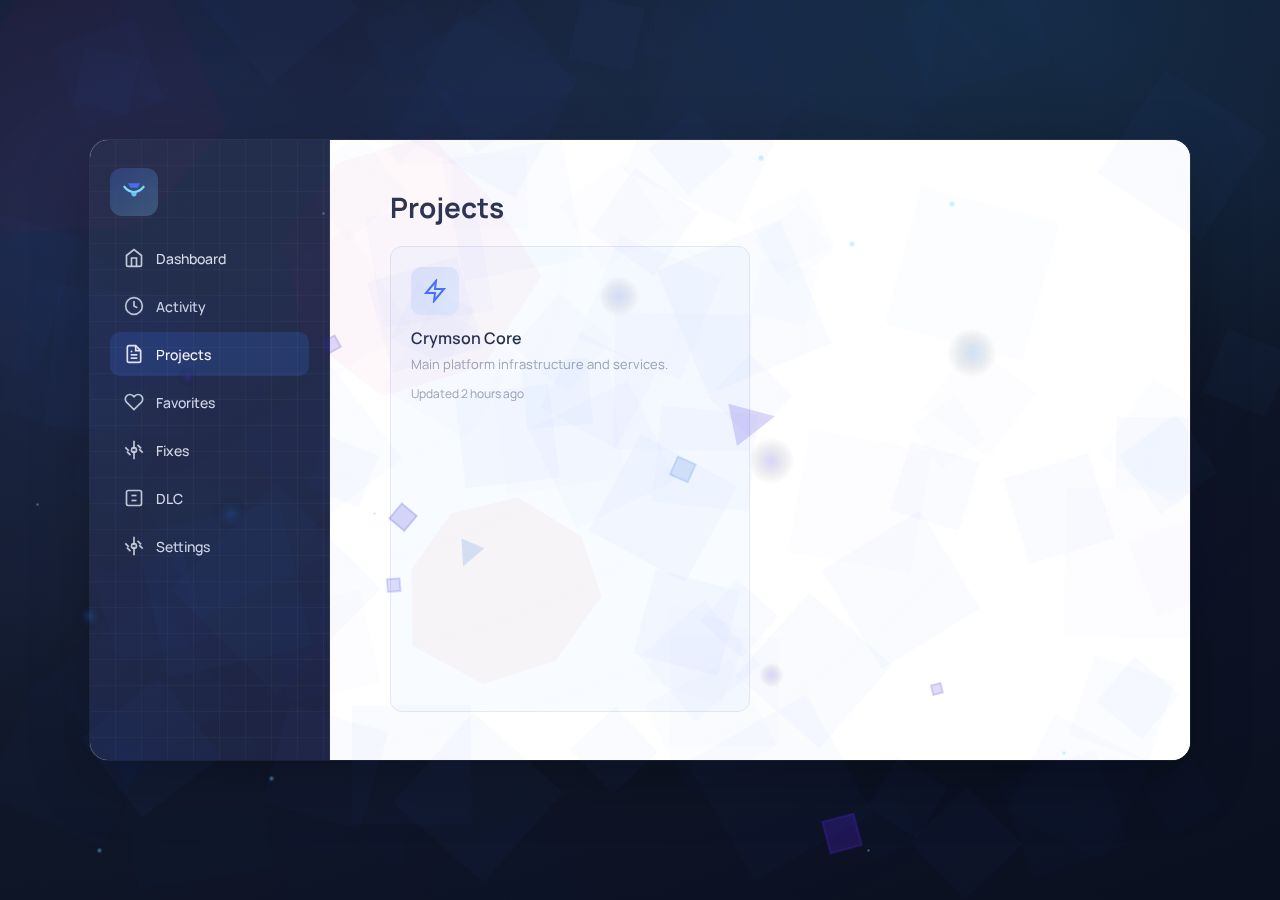
<file: projects.html>
<!DOCTYPE html>
<html lang="en">
<head>
  <meta charset="UTF-8" />
  <meta name="viewport" content="width=device-width, initial-scale=1.0" />
  <title>Projects - Crymson</title>
  <link rel="preconnect" href="https://fonts.googleapis.com">
  <link rel="preconnect" href="https://fonts.gstatic.com" crossorigin>
  <link href="https://fonts.googleapis.com/css2?family=Manrope:wght@400;500;600;700&display=swap" rel="stylesheet">
  <style>
    :root {
      --bg: #0d1426;
      --sidebar: #1d2a4a;
      --main: #ffffff;
      --text-main: #1f2a44;
      --muted: #9aa4b5;
      --accent: #3d73ff;
      --accent-2: #6dd8ff;
      --border: #e6e9f2;
      --card-shadow: 0 20px 60px rgba(0,0,0,0.28);
      --radius: 18px;
    }
    * { box-sizing: border-box; }
    body {
      margin: 0;
      min-height: 100vh;
      background:
        radial-gradient(140% 120% at 10% 20%, rgba(83,120,255,0.16), transparent 50%),
        radial-gradient(120% 110% at 80% 0%, rgba(63,183,255,0.14), transparent 45%),
        linear-gradient(160deg, #0c1222 0%, #0f172a 45%, #0b1020 100%);
      font-family: 'Manrope', system-ui, sans-serif;
      display: grid;
      place-items: center;
      padding: 30px;
      animation: fade-in 0.6s ease;
      position: relative;
      overflow: hidden;
    }
    body::after {
      content: "";
      position: absolute;
      inset: 0;
      background: radial-gradient(220% 220% at 20% 30%, rgba(255,255,255,0.06), transparent 40%);
      opacity: 0.6;
      pointer-events: none;
    }
    .shell {
      width: 1100px;
      max-width: 96vw;
      height: 620px;
      background: var(--main);
      border-radius: var(--radius);
      display: grid;
      grid-template-columns: 240px 1fr;
      overflow: hidden;
      box-shadow: var(--card-shadow), 0 0 0 1px rgba(255,255,255,0.08);
      animation: slide-up 0.65s ease;
      position: relative;
      isolation: isolate;
      backdrop-filter: blur(8px);
    }
    .shell::after {
      content: "";
      position: absolute;
      inset: 0;
      border-radius: var(--radius);
      pointer-events: none;
      z-index: 1;
    }
    .sidebar {
      background: linear-gradient(145deg, #1d2a4a 0%, #1b2141 100%);
      color: #e7ecf7;
      padding: 28px 20px;
      display: flex;
      flex-direction: column;
      isolation: isolate;
      border-right: 1px solid rgba(255,255,255,0.06);
    }
    .sidebar::before {
      content: "";
      position: absolute;
      inset: 0;
      background-image:
        linear-gradient(transparent 0, transparent 25px, rgba(255,255,255,0.04) 25px, rgba(255,255,255,0.04) 26px),
        linear-gradient(90deg, transparent 0, transparent 25px, rgba(255,255,255,0.04) 25px, rgba(255,255,255,0.04) 26px);
      background-size: 26px 26px;
      opacity: 0.8;
      pointer-events: none;
    }
    .logo {
      width: 48px;
      height: 48px;
      margin-bottom: 20px;
      display: grid;
      place-items: center;
      border-radius: 12px;
      background: linear-gradient(145deg, rgba(66,125,255,0.25), rgba(109,216,255,0.25));
      backdrop-filter: blur(2px);
    }
    .logo svg { width: 28px; height: 28px; }
    .nav {
      list-style: none;
      padding: 0;
      margin: 0;
      display: flex;
      flex-direction: column;
      gap: 4px;
    }
    .nav-item {
      display: flex;
      align-items: center;
      gap: 12px;
      padding: 12px 14px;
      border-radius: 10px;
      cursor: pointer;
      transition: all 0.18s ease;
      font-weight: 500;
      font-size: 14px;
      color: rgba(231,236,247,0.9);
    }
    .nav-item:hover {
      background: rgba(255,255,255,0.08);
      transform: translateX(2px);
    }
    .nav-item.active {
      background: rgba(61,115,255,0.18);
      color: #fff;
    }
    .nav-icon {
      width: 20px;
      height: 20px;
      opacity: 0.9;
    }
    .main {
      background: var(--main);
      padding: 48px 60px;
      display: flex;
      flex-direction: column;
      color: var(--text-main);
    }
    h1 {
      margin: 0 0 20px;
      font-size: 28px;
      font-weight: 700;
      color: #25304b;
    }
    .project-grid {
      display: grid;
      grid-template-columns: repeat(auto-fill, minmax(260px, 1fr));
      gap: 20px;
      overflow-y: auto;
      flex: 1;
    }
    .project-card {
      background: #f8fbff;
      border: 1px solid var(--border);
      border-radius: 12px;
      padding: 20px;
      transition: all 0.18s ease;
      cursor: pointer;
    }
    .project-card:hover {
      transform: translateY(-2px);
      box-shadow: 0 8px 24px rgba(0,0,0,0.08);
    }
    .project-icon {
      width: 48px;
      height: 48px;
      margin-bottom: 12px;
      border-radius: 10px;
      display: grid;
      place-items: center;
      background: linear-gradient(145deg, rgba(61,115,255,0.12), rgba(109,216,255,0.12));
      color: var(--accent);
    }
    .project-icon svg { width: 24px; height: 24px; }
    .project-title {
      font-weight: 600;
      font-size: 16px;
      margin-bottom: 6px;
    }
    .project-desc {
      font-size: 13px;
      color: var(--muted);
      margin-bottom: 12px;
      line-height: 1.4;
    }
    .project-meta {
      font-size: 12px;
      color: var(--muted);
    }

    @keyframes fade-in { from { opacity: 0; } to { opacity: 1; } }
    @keyframes slide-up { from { transform: translateY(18px); opacity: 0; } to { transform: translateY(0); opacity: 1; } }

    @media (max-width: 980px) {
      .shell { grid-template-columns: 1fr; height: auto; }
      .sidebar { display: none; }
      .main { padding: 40px 32px 50px; }
    }

    @media (prefers-reduced-motion: reduce) {
      * { animation-duration: 0.001ms !important; transition-duration: 0.001ms !important; }
    }
  </style>
</head>
<body>
  <div class="shell">
    <aside class="sidebar">
      <div class="logo">
        <svg viewBox="0 0 64 64" fill="none">
          <path d="M10 20c6 8 14 12 22 12s16-4 22-12" stroke="#74e0ff" stroke-width="5" stroke-linecap="round"/>
          <path d="M18 12h28l-6 10H24l-6-10z" fill="#3d73ff" opacity="0.9"/>
          <circle cx="32" cy="36" r="6" fill="#6dd8ff" opacity="0.9"/>
        </svg>
      </div>
      <ul class="nav">
        <li class="nav-item" onclick="location.href='welcome.html'">
          <svg class="nav-icon" viewBox="0 0 24 24" fill="none" stroke="currentColor" stroke-width="2">
            <path d="M3 9l9-7 9 7v11a2 2 0 01-2 2H5a2 2 0 01-2-2z"/>
            <polyline points="9,22 9,12 15,12 15,22"/>
          </svg>
          Dashboard
        </li>
        <li class="nav-item" onclick="location.href='activity.html'">
          <svg class="nav-icon" viewBox="0 0 24 24" fill="none" stroke="currentColor" stroke-width="2">
            <circle cx="12" cy="12" r="10"/>
            <path d="M12 6v6l4 2"/>
          </svg>
          Activity
        </li>
        <li class="nav-item active">
          <svg class="nav-icon" viewBox="0 0 24 24" fill="none" stroke="currentColor" stroke-width="2">
            <path d="M14 2H6a2 2 0 00-2 2v16a2 2 0 002 2h12a2 2 0 002-2V8z"/>
            <polyline points="14,2 14,8 20,8"/>
            <line x1="16" y1="13" x2="8" y2="13"/>
            <line x1="16" y1="17" x2="8" y2="17"/>
            <polyline points="10,9 9,9 8,9"/>
          </svg>
          Projects
        </li>
        <li class="nav-item" onclick="location.href='favorites.html'">
          <svg class="nav-icon" viewBox="0 0 24 24" fill="none" stroke="currentColor" stroke-width="2">
            <path d="M20.84 4.61a5.5 5.5 0 00-7.78 0L12 5.67l-1.06-1.06a5.5 5.5 0 00-7.78 7.78l1.06 1.06L12 21.23l7.78-7.78 1.06-1.06a5.5 5.5 0 000-7.78z"/>
          </svg>
          Favorites
        </li>
        <li class="nav-item" onclick="location.href='fixes.html'">
          <svg class="nav-icon" viewBox="0 0 24 24" fill="none" stroke="currentColor" stroke-width="2">
            <circle cx="12" cy="12" r="3"/>
            <path d="M12 1v6m0 6v6m4.22-13.22l4.24 4.24M1.54 8.76l4.24 4.24M12 23v-6m0-6V5m-4.22 13.22l-4.24-4.24M22.46 15.24l-4.24-4.24"/>
          </svg>
          Fixes
        </li>
        <li class="nav-item" onclick="location.href='dlc.html'">
          <svg class="nav-icon" viewBox="0 0 24 24" fill="none" stroke="currentColor" stroke-width="2">
            <rect x="3" y="3" width="18" height="18" rx="2" ry="2"/>
            <line x1="9" y1="9" x2="15" y2="9"/>
            <line x1="9" y1="15" x2="15" y2="15"/>
          </svg>
          DLC
        </li>
        <li class="nav-item" onclick="location.href='settings.html'">
          <svg class="nav-icon" viewBox="0 0 24 24" fill="none" stroke="currentColor" stroke-width="2">
            <circle cx="12" cy="12" r="3"/>
            <path d="M12 1v6m0 6v6m4.22-13.22l4.24 4.24M1.54 8.76l4.24 4.24M12 23v-6m0-6V5m-4.22 13.22l-4.24-4.24M22.46 15.24l-4.24-4.24"/>
          </svg>
          Settings
        </li>
      </ul>
    </aside>

    <main class="main">
      <h1>Projects</h1>
      <div class="project-grid">
        <div class="project-card">
          <div class="project-icon">
            <svg viewBox="0 0 24 24" fill="none" stroke="currentColor" stroke-width="2">
              <path d="M13 2L3 14h9l-1 8 10-12h-9l1-8z"/>
            </svg>
          </div>
          <div class="project-title">Crymson Core</div>
          <div class="project-desc">Main platform infrastructure and services.</div>
          <div class="project-meta">Updated 2 hours ago</div>
        </div>
      </div>
    </main>
  </div>
  
  <script src="main.js"></script>
  <script src="animations.js"></script>
  <script src="advanced-animations.js"></script>
</body>
</html>
</file>
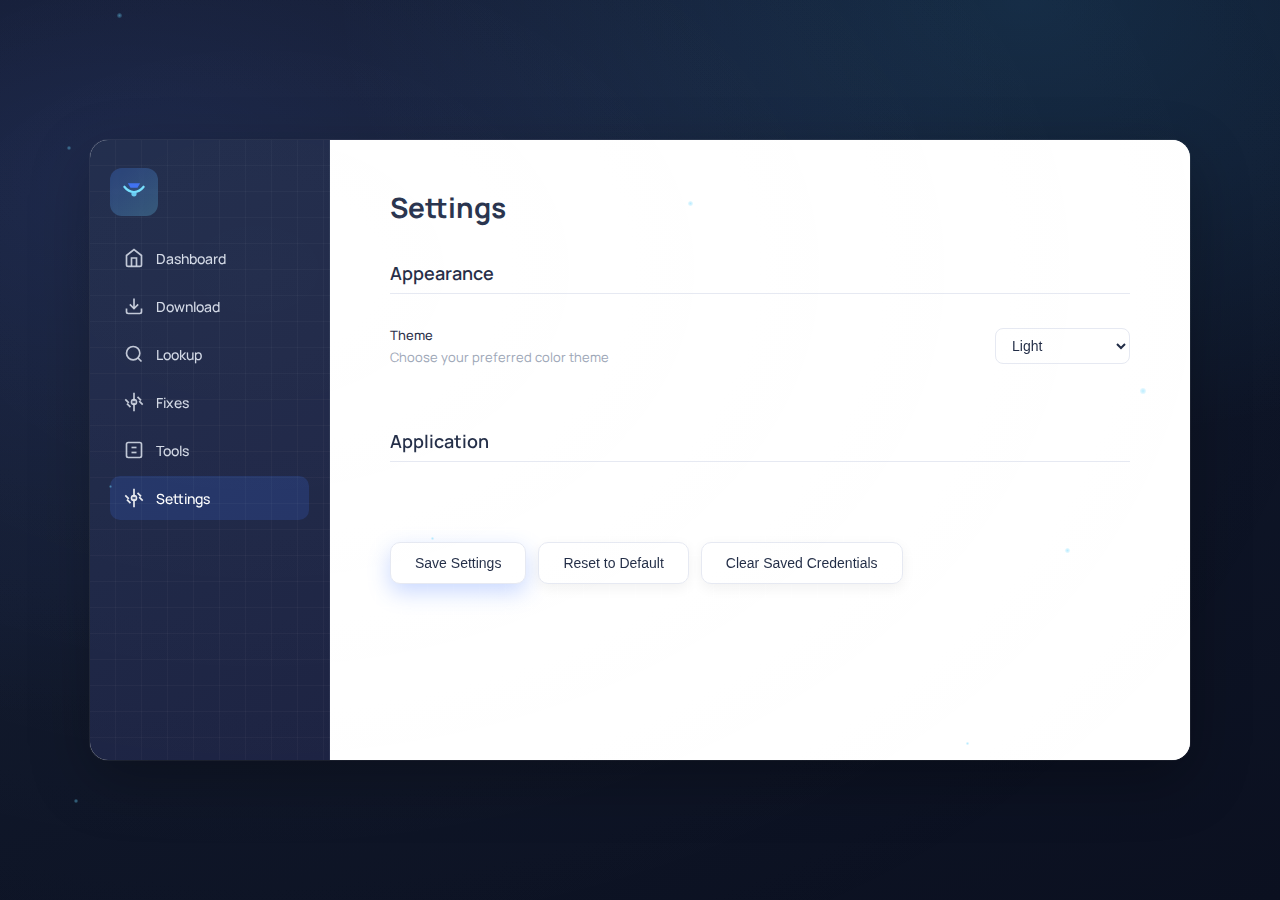
<file: settings.html>
<!DOCTYPE html>
<html lang="en">
<head>
  <meta charset="UTF-8" />
  <meta name="viewport" content="width=device-width, initial-scale=1.0" />
  <title>Settings - Crymson</title>
  <link rel="preconnect" href="https://fonts.googleapis.com">
  <link rel="preconnect" href="https://fonts.gstatic.com" crossorigin>
  <link href="https://fonts.googleapis.com/css2?family=Manrope:wght@400;500;600;700&display=swap" rel="stylesheet">
  <style>
    :root {
      --bg: #0d1426;
      --sidebar: #1d2a4a;
      --main: #ffffff;
      --text-main: #1f2a44;
      --muted: #9aa4b5;
      --accent: #3d73ff;
      --accent-2: #6dd8ff;
      --border: #e6e9f2;
      --card-shadow: 0 20px 60px rgba(0,0,0,0.28);
      --radius: 18px;
    }
    
    /* Dark mode variables */
    [data-theme="dark"] {
      --bg: #0a0e1a;
      --sidebar: #151923;
      --main: #1a1f2e;
      --text-main: #e4e6eb;
      --muted: #8892b0;
      --accent: #4a7fff;
      --accent-2: #7dc8ff;
      --border: #2a3142;
      --card-shadow: 0 20px 60px rgba(0,0,0,0.4);
    }
    
    /* Blue theme variables */
    [data-theme="blue"] {
      --bg: #0a1929;
      --sidebar: #1e3a5f;
      --main: #0f2744;
      --text-main: #ffffff;
      --muted: #94a3b8;
      --accent: #2563eb;
      --accent-2: #60a5fa;
      --border: #334155;
      --card-shadow: 0 20px 60px rgba(37,99,235,0.3);
    }
    
    * { box-sizing: border-box; }
    body {
      margin: 0;
      min-height: 100vh;
      background:
        radial-gradient(140% 120% at 10% 20%, rgba(83,120,255,0.16), transparent 50%),
        radial-gradient(120% 110% at 80% 0%, rgba(63,183,255,0.14), transparent 45%),
        linear-gradient(160deg, #0c1222 0%, #0f172a 45%, #0b1020 100%);
      font-family: 'Manrope', system-ui, sans-serif;
      display: grid;
      place-items: center;
      padding: 30px;
      animation: fade-in 0.6s ease;
      position: relative;
      overflow: hidden;
    }
    body::after {
      content: "";
      position: absolute;
      inset: 0;
      background: radial-gradient(220% 220% at 20% 30%, rgba(255,255,255,0.06), transparent 40%);
      opacity: 0.6;
      pointer-events: none;
    }
    .shell {
      width: 1100px;
      max-width: 96vw;
      height: 620px;
      background: var(--main);
      border-radius: var(--radius);
      display: grid;
      grid-template-columns: 240px 1fr;
      overflow: hidden;
      box-shadow: var(--card-shadow), 0 0 0 1px rgba(255,255,255,0.08);
      animation: slide-up 0.65s ease;
      position: relative;
      isolation: isolate;
      backdrop-filter: blur(8px);
    }
    .shell::after {
      content: "";
      position: absolute;
      inset: 0;
      border-radius: var(--radius);
      pointer-events: none;
      z-index: 1;
    }
    .sidebar {
      background: linear-gradient(145deg, #1d2a4a 0%, #1b2141 100%);
      color: #e7ecf7;
      padding: 28px 20px;
      display: flex;
      flex-direction: column;
      isolation: isolate;
      border-right: 1px solid rgba(255,255,255,0.06);
    }
    .sidebar::before {
      content: "";
      position: absolute;
      inset: 0;
      background-image:
        linear-gradient(transparent 0, transparent 25px, rgba(255,255,255,0.04) 25px, rgba(255,255,255,0.04) 26px),
        linear-gradient(90deg, transparent 0, transparent 25px, rgba(255,255,255,0.04) 25px, rgba(255,255,255,0.04) 26px);
      background-size: 26px 26px;
      opacity: 0.8;
      pointer-events: none;
    }
    .logo {
      width: 48px;
      height: 48px;
      margin-bottom: 20px;
      display: grid;
      place-items: center;
      border-radius: 12px;
      background: linear-gradient(145deg, rgba(66,125,255,0.25), rgba(109,216,255,0.25));
      backdrop-filter: blur(2px);
    }
    .logo svg { width: 28px; height: 28px; }
    .nav {
      list-style: none;
      padding: 0;
      margin: 0;
      display: flex;
      flex-direction: column;
      gap: 4px;
    }
    .nav-item {
      display: flex;
      align-items: center;
      gap: 12px;
      padding: 12px 14px;
      border-radius: 10px;
      cursor: pointer;
      transition: all 0.18s ease;
      font-weight: 500;
      font-size: 14px;
      color: rgba(231,236,247,0.9);
    }
    .nav-item:hover {
      background: rgba(255,255,255,0.08);
      transform: translateX(2px);
    }
    .nav-item.active {
      background: rgba(61,115,255,0.18);
      color: #fff;
    }
    .nav-icon {
      width: 20px;
      height: 20px;
      opacity: 0.9;
    }
    .main {
      background: var(--main);
      padding: 48px 60px;
      display: flex;
      flex-direction: column;
      color: var(--text-main);
    }
    h1 {
      margin: 0 0 20px;
      font-size: 28px;
      font-weight: 700;
      color: #25304b;
    }
    .settings-form {
      max-width: 540px;
    }
    .form-group {
      margin-bottom: 20px;
    }
    label {
      display: block;
      font-size: 13px;
      font-weight: 600;
      color: #3b4762;
      margin-bottom: 6px;
    }
    .field {
      width: 100%;
      border: 1px solid var(--border);
      border-radius: 10px;
      padding: 12px 14px;
      font-size: 14px;
      transition: all 0.18s ease;
      background: linear-gradient(180deg, #ffffff 0%, #f8fbff 100%);
      box-shadow: inset 0 1px 0 rgba(255,255,255,0.7);
    }
    .field:focus {
      outline: none;
      border-color: var(--accent);
      box-shadow: 0 0 0 3px rgba(61,115,255,0.18);
    }
    .switch-group {
      display: flex;
      align-items: center;
      justify-content: space-between;
      padding: 12px 0;
    }
    .switch {
      position: relative;
      width: 48px;
      height: 26px;
      background: #e6e9f2;
      border-radius: 13px;
      cursor: pointer;
      transition: background 0.2s;
    }
    .switch.active {
      background: var(--accent);
    }
    .switch::after {
      content: "";
      position: absolute;
      top: 3px;
      left: 3px;
      width: 20px;
      height: 20px;
      background: #fff;
      border-radius: 50%;
      transition: transform 0.2s;
      box-shadow: 0 2px 4px rgba(0,0,0,0.12);
    }
    .switch.active::after {
      transform: translateX(22px);
    }
    .actions {
      margin-top: 32px;
      display: flex;
      gap: 12px;
    }
    .btn {
      border: 1px solid var(--border);
      background: #fff;
      color: var(--text-main);
      border-radius: 10px;
      padding: 12px 20px;
      font-weight: 600;
      font-size: 14px;
      cursor: pointer;
      transition: all 0.18s ease;
      box-shadow: 0 4px 14px rgba(0,0,0,0.06);
    }
    .btn:hover {
      transform: translateY(-1px);
      box-shadow: 0 6px 20px rgba(0,0,0,0.12);
    }
    .btn-primary {
      background: linear-gradient(120deg, var(--accent) 0%, var(--accent-2) 100%);
      color: #fff;
      border: none;
      box-shadow: 0 8px 22px rgba(61,115,255,0.28);
    }
    .btn-primary:hover {
      box-shadow: 0 10px 28px rgba(61,115,255,0.38);
      filter: brightness(1.02);
    }

    @keyframes fade-in { from { opacity: 0; } to { opacity: 1; } }
    @keyframes slide-up { from { transform: translateY(18px); opacity: 0; } to { transform: translateY(0); opacity: 1; } }

    @media (max-width: 980px) {
      .shell { grid-template-columns: 1fr; height: auto; }
      .sidebar { display: none; }
      .main { padding: 40px 32px 50px; }
    }

    @media (prefers-reduced-motion: reduce) {
      * { animation-duration: 0.001ms !important; transition-duration: 0.001ms !important; }
    }
  </style>
</head>
<body>
  <div class="shell">
    <aside class="sidebar">
      <div class="logo">
        <svg viewBox="0 0 64 64" fill="none">
          <path d="M10 20c6 8 14 12 22 12s16-4 22-12" stroke="#74e0ff" stroke-width="5" stroke-linecap="round"/>
          <path d="M18 12h28l-6 10H24l-6-10z" fill="#3d73ff" opacity="0.9"/>
          <circle cx="32" cy="36" r="6" fill="#6dd8ff" opacity="0.9"/>
        </svg>
      </div>
      <ul class="nav">
        <li class="nav-item" onclick="location.href='welcome.html'">
          <svg class="nav-icon" viewBox="0 0 24 24" fill="none" stroke="currentColor" stroke-width="2">
            <path d="M3 9l9-7 9 7v11a2 2 0 01-2 2H5a2 2 0 01-2-2z"/>
            <polyline points="9,22 9,12 15,12 15,22"/>
          </svg>
          Dashboard
        </li>
        <li class="nav-item" onclick="location.href='download.html'">
          <svg class="nav-icon" viewBox="0 0 24 24" fill="none" stroke="currentColor" stroke-width="2">
            <path d="M21 15v4a2 2 0 01-2 2H5a2 2 0 01-2-2v-4"/>
            <polyline points="7,10 12,15 17,10"/>
            <line x1="12" y1="15" x2="12" y2="3"/>
          </svg>
          Download
        </li>
        <li class="nav-item" onclick="location.href='lookup.html'">
          <svg class="nav-icon" viewBox="0 0 24 24" fill="none" stroke="currentColor" stroke-width="2">
            <circle cx="11" cy="11" r="8"/>
            <path d="m21 21-4.35-4.35"/>
          </svg>
          Lookup
        </li>
        <li class="nav-item" onclick="location.href='fixes.html'">
          <svg class="nav-icon" viewBox="0 0 24 24" fill="none" stroke="currentColor" stroke-width="2">
            <circle cx="12" cy="12" r="3"/>
            <path d="M12 1v6m0 6v6m4.22-13.22l4.24 4.24M1.54 8.76l4.24 4.24M12 23v-6m0-6V5m-4.22 13.22l-4.24-4.24M22.46 15.24l-4.24-4.24"/>
          </svg>
          Fixes
        </li>
        <li class="nav-item" onclick="location.href='dlc.html'">
          <svg class="nav-icon" viewBox="0 0 24 24" fill="none" stroke="currentColor" stroke-width="2">
            <rect x="3" y="3" width="18" height="18" rx="2" ry="2"/>
            <line x1="9" y1="9" x2="15" y2="9"/>
            <line x1="9" y1="15" x2="15" y2="15"/>
          </svg>
          Tools
        </li>
        <li class="nav-item active" onclick="location.href='settings.html'">
          <svg class="nav-icon" viewBox="0 0 24 24" fill="none" stroke="currentColor" stroke-width="2">
            <circle cx="12" cy="12" r="3"/>
            <path d="M12 1v6m0 6v6m4.22-13.22l4.24 4.24M1.54 8.76l4.24 4.24M12 23v-6m0-6V5m-4.22 13.22l-4.24-4.24M22.46 15.24l-4.24-4.24"/>
          </svg>
          Settings
        </li>
      </ul>
    </aside>

    <main class="main">
      <h1>Settings</h1>
      
      <div class="settings-section">
        <h2>Appearance</h2>
        
        <div class="setting-item">
          <div class="setting-info">
            <label for="theme-select">Theme</label>
            <p class="setting-description">Choose your preferred color theme</p>
          </div>
          <select id="theme-select" class="setting-control" onchange="window.toggleTheme(); updateThemeSelect();">
            <option value="auto">Auto (System)</option>
            <option value="light">Light</option>
            <option value="dark">Dark</option>
          </select>
        </div>
      </div>
      
      <div class="settings-section">
        <h2>Application</h2>
      </div>
      
      <div class="settings-actions">
        <button class="btn btn-primary" onclick="saveSettings()">Save Settings</button>
        <button class="btn" onclick="resetSettings()">Reset to Default</button>
        <button class="btn" onclick="try{ window.chrome?.webview?.postMessage(JSON.stringify({ type: 'CLEAR_SAVED_CREDENTIALS' })); }catch(e){} try{ window.chrome?.webview?.postMessage(JSON.stringify({ type: 'CLEAR_VALIDATOR_REGISTRY' })); }catch(e){}">Clear Saved Credentials</button>
      </div>
    </main>
    
    <style>
      .settings-section {
        margin-bottom: 32px;
      }
      
      .settings-section h2 {
        font-size: 18px;
        font-weight: 600;
        color: var(--text-main);
        margin-bottom: 16px;
        padding-bottom: 8px;
        border-bottom: 1px solid var(--border);
      }
      
      .setting-item {
        display: flex;
        justify-content: space-between;
        align-items: center;
        padding: 16px 0;
        border-bottom: 1px solid var(--border);
      }
      
      .setting-item:last-child {
        border-bottom: none;
      }
      
      .setting-info label {
        font-weight: 500;
        color: var(--text-main);
        display: block;
        margin-bottom: 4px;
      }
      
      .setting-description {
        font-size: 13px;
        color: var(--muted);
        margin: 0;
      }
      
      .setting-control {
        padding: 8px 12px;
        border: 1px solid var(--border);
        border-radius: 8px;
        background: var(--main);
        color: var(--text-main);
        font-size: 14px;
        min-width: 120px;
      }
      
      .toggle-switch {
        position: relative;
        display: inline-block;
        width: 48px;
        height: 24px;
      }
      
      .toggle-switch input {
        opacity: 0;
        width: 0;
        height: 0;
      }
      
      .toggle-slider {
        position: absolute;
        cursor: pointer;
        top: 0;
        left: 0;
        right: 0;
        bottom: 0;
        background-color: var(--border);
        transition: 0.3s;
        border-radius: 24px;
      }
      
      .toggle-slider:before {
        position: absolute;
        content: "";
        height: 18px;
        width: 18px;
        left: 3px;
        bottom: 3px;
        background-color: white;
        transition: 0.3s;
        border-radius: 50%;
      }
      
      input:checked + .toggle-slider {
        background-color: var(--accent);
      }
      
      input:checked + .toggle-slider:before {
        transform: translateX(24px);
      }
      
      .settings-actions {
        margin-top: 32px;
        display: flex;
        gap: 12px;
      }
      
      .btn {
        padding: 12px 24px;
        border: 1px solid var(--border);
        border-radius: 10px;
        background: var(--main);
        color: var(--text-main);
        font-weight: 500;
        cursor: pointer;
        transition: all 0.18s ease;
        font-size: 14px;
      }
      
      .btn:hover {
        transform: translateY(-1px);
        box-shadow: 0 6px 20px rgba(0,0,0,0.12);
      }
    </style>
    
    <script>
      // Load saved settings
      function loadSettings() {
        const savedTheme = localStorage.getItem('crymson_theme') || 'light';
        
        document.getElementById('theme-select').value = savedTheme;
        
        // Apply theme
        applyTheme(savedTheme);
      }
      
      // Apply theme to all pages
      function applyTheme(theme) {
        document.documentElement.setAttribute('data-theme', theme);
        localStorage.setItem('crymson_theme', theme);
      }
      
      // Save settings
      function saveSettings() {
        const theme = document.getElementById('theme-select').value;
        
        localStorage.setItem('crymson_theme', theme);
        
        applyTheme(theme);
        
        // Show success message
        const successMsg = document.createElement('div');
        successMsg.textContent = 'Settings saved successfully!';
        successMsg.style.cssText = `
          position: fixed;
          top: 20px;
          right: 20px;
          background: var(--accent);
          color: white;
          padding: 12px 20px;
          border-radius: 8px;
          font-weight: 500;
          z-index: 1000;
          animation: slideIn 0.3s ease;
        `;
        document.body.appendChild(successMsg);
        
        setTimeout(() => {
          successMsg.style.animation = 'slideOut 0.3s ease forwards';
          setTimeout(() => document.body.removeChild(successMsg), 300);
        }, 3000);
      }
      
      // Reset settings
      function resetSettings() {
        if (confirm('Are you sure you want to reset all settings to default?')) {
          localStorage.removeItem('crymson_theme');
          localStorage.removeItem('crymson_username');
          localStorage.removeItem('crymson_password');
          
          loadSettings();
        }
      }
      
      // Theme change handler
      document.getElementById('theme-select').addEventListener('change', (e) => {
        applyTheme(e.target.value);
      });
      
      // Load settings on page load
      document.addEventListener('DOMContentLoaded', loadSettings);
    </script>
  </div>
</body>
<script src="animations.js" defer></script>
</html>
</file>
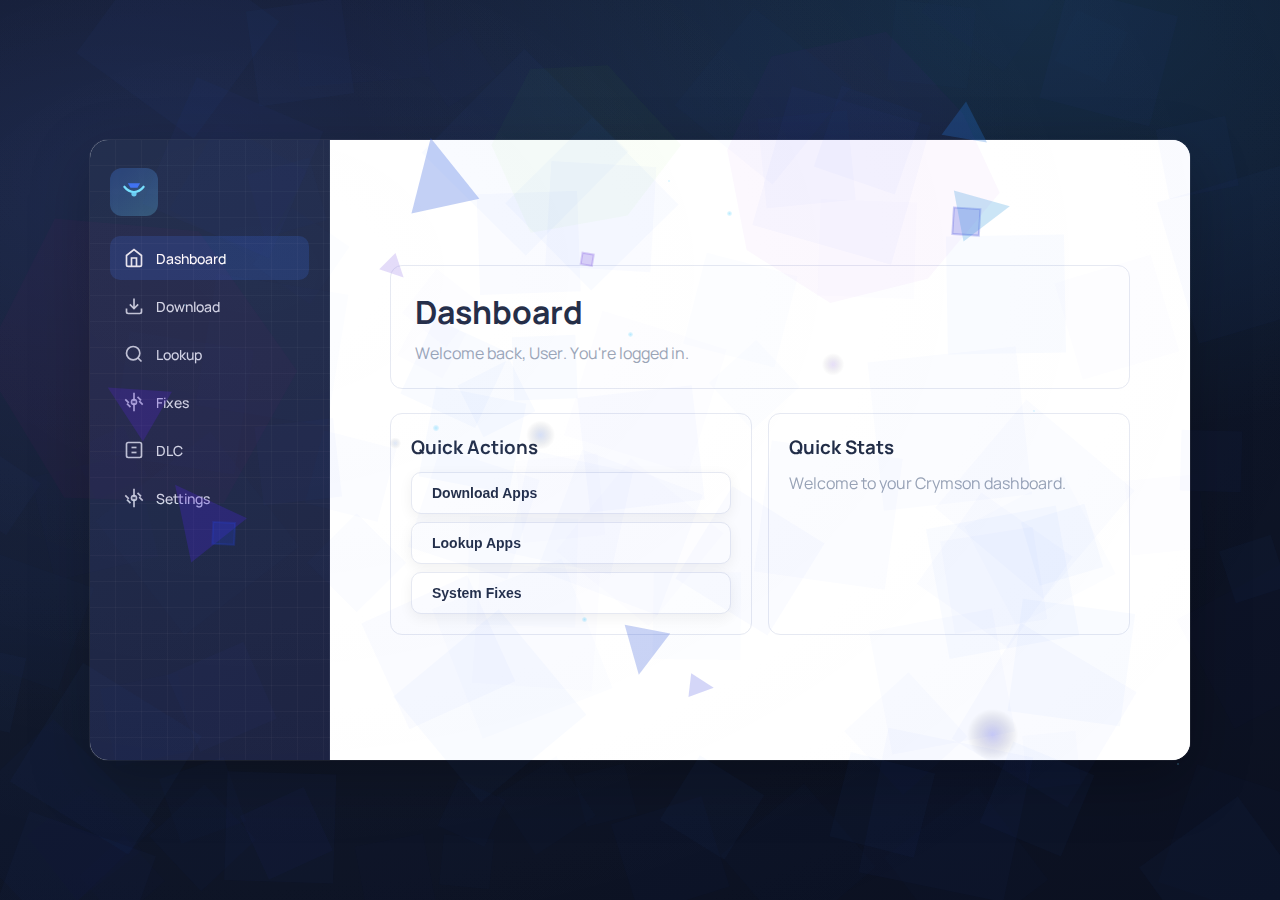
<file: welcome.html>
<!DOCTYPE html>
<html lang="en">
<head>
  <meta charset="UTF-8" />
  <meta name="viewport" content="width=device-width, initial-scale=1.0" />
  <title>Welcome - Crymson</title>
  <link rel="preconnect" href="https://fonts.googleapis.com">
  <link rel="preconnect" href="https://fonts.gstatic.com" crossorigin>
  <link href="https://fonts.googleapis.com/css2?family=Manrope:wght@400;500;600;700&display=swap" rel="stylesheet">
  <style>
    :root {
      --bg: #0d1426;
      --sidebar: #1d2a4a;
      --main: #ffffff;
      --text-main: #1f2a44;
      --muted: #9aa4b5;
      --accent: #3d73ff;
      --accent-2: #6dd8ff;
      --border: #e6e9f2;
      --card-shadow: 0 20px 60px rgba(0,0,0,0.28);
      --radius: 18px;
    }
    
    /* Dark mode variables */
    [data-theme="dark"] {
      --bg: #0a0e1a;
      --sidebar: #151923;
      --main: #1a1f2e;
      --text-main: #e4e6eb;
      --muted: #8892b0;
      --accent: #4a7fff;
      --accent-2: #7dc8ff;
      --border: #2a3142;
      --card-shadow: 0 20px 60px rgba(0,0,0,0.4);
    }
    
    /* Blue theme variables */
    [data-theme="blue"] {
      --bg: #0a1929;
      --sidebar: #1e3a5f;
      --main: #0f2744;
      --text-main: #ffffff;
      --muted: #94a3b8;
      --accent: #2563eb;
      --accent-2: #60a5fa;
      --border: #334155;
      --card-shadow: 0 20px 60px rgba(37,99,235,0.3);
    }
    * { box-sizing: border-box; }
    body {
      margin: 0;
      min-height: 100vh;
      background:
        radial-gradient(140% 120% at 10% 20%, rgba(83,120,255,0.16), transparent 50%),
        radial-gradient(120% 110% at 80% 0%, rgba(63,183,255,0.14), transparent 45%),
        linear-gradient(160deg, #0c1222 0%, #0f172a 45%, #0b1020 100%);
      font-family: 'Manrope', system-ui, sans-serif;
      display: grid;
      place-items: center;
      padding: 30px;
      animation: fade-in 0.6s ease;
      position: relative;
      overflow: hidden;
    }
    body::after {
      content: "";
      position: absolute;
      inset: 0;
      background: radial-gradient(220% 220% at 20% 30%, rgba(255,255,255,0.06), transparent 40%);
      opacity: 0.6;
      pointer-events: none;
    }
    .shell {
      width: 1100px;
      max-width: 96vw;
      height: 620px;
      background: var(--main);
      border-radius: var(--radius);
      display: grid;
      grid-template-columns: 240px 1fr;
      overflow: hidden;
      box-shadow: var(--card-shadow), 0 0 0 1px rgba(255,255,255,0.08);
      animation: slide-up 0.65s ease;
      position: relative;
      isolation: isolate;
      backdrop-filter: blur(8px);
    }
    .shell::after {
      content: "";
      position: absolute;
      inset: 0;
      border-radius: var(--radius);
      pointer-events: none;
      z-index: 1;
    }
    .sidebar {
      background: linear-gradient(145deg, #1d2a4a 0%, #1b2141 100%);
      color: #e7ecf7;
      padding: 28px 20px;
      display: flex;
      flex-direction: column;
      isolation: isolate;
      border-right: 1px solid rgba(255,255,255,0.06);
    }
    .sidebar::before {
      content: "";
      position: absolute;
      inset: 0;
      background-image:
        linear-gradient(transparent 0, transparent 25px, rgba(255,255,255,0.04) 25px, rgba(255,255,255,0.04) 26px),
        linear-gradient(90deg, transparent 0, transparent 25px, rgba(255,255,255,0.04) 25px, rgba(255,255,255,0.04) 26px);
      background-size: 26px 26px;
      opacity: 0.8;
      pointer-events: none;
    }
    .logo {
      width: 48px;
      height: 48px;
      margin-bottom: 20px;
      display: grid;
      place-items: center;
      border-radius: 12px;
      background: linear-gradient(145deg, rgba(66,125,255,0.25), rgba(109,216,255,0.25));
      backdrop-filter: blur(2px);
    }
    .logo svg { width: 28px; height: 28px; }
    .nav {
      list-style: none;
      padding: 0;
      margin: 0;
      display: flex;
      flex-direction: column;
      gap: 4px;
    }
    .nav-item {
      display: flex;
      align-items: center;
      gap: 12px;
      padding: 12px 14px;
      border-radius: 10px;
      cursor: pointer;
      transition: all 0.18s ease;
      font-weight: 500;
      font-size: 14px;
      color: rgba(231,236,247,0.9);
    }
    .nav-item:hover {
      background: rgba(255,255,255,0.08);
      transform: translateX(2px);
    }
    .nav-item.active {
      background: rgba(61,115,255,0.18);
      color: #fff;
    }
    .nav-icon {
      width: 20px;
      height: 20px;
      opacity: 0.9;
    }
    .main {
      background: var(--main);
      padding: 48px 60px;
      display: flex;
      flex-direction: column;
      justify-content: center;
      color: var(--text-main);
    }
    .welcome-card {
      max-width: 580px;
      margin: 0 auto;
      text-align: center;
    }
    .avatar {
      width: 88px;
      height: 88px;
      margin: 0 auto 24px;
      border-radius: 50%;
      background: linear-gradient(135deg, var(--accent) 0%, var(--accent-2) 100%);
      display: grid;
      place-items: center;
      font-size: 36px;
      color: #fff;
      font-weight: 700;
      box-shadow: 0 12px 28px rgba(61,115,255,0.28);
    }
    h1 {
      margin: 0 0 8px;
      font-size: 32px;
      font-weight: 700;
      color: var(--text-main);
    }
    .subtitle {
      margin: 0 0 28px;
      font-size: 17px;
      color: var(--muted);
    }
    .actions {
      display: flex;
      gap: 12px;
      justify-content: center;
    }
    .btn {
      border: 1px solid var(--border);
      background: var(--main);
      color: var(--text-main);
      border-radius: 10px;
      padding: 12px 20px;
      font-weight: 600;
      font-size: 14px;
      cursor: pointer;
      transition: all 0.18s ease;
      box-shadow: 0 4px 14px rgba(0,0,0,0.06);
    }
    .btn:hover {
      transform: translateY(-1px);
      box-shadow: 0 6px 20px rgba(0,0,0,0.12);
    }
    .btn-primary {
      background: linear-gradient(120deg, var(--accent) 0%, var(--accent-2) 100%);
      color: #fff;
      border: none;
      box-shadow: 0 8px 22px rgba(61,115,255,0.28);
    }
    .btn-primary:hover {
      box-shadow: 0 10px 28px rgba(61,115,255,0.38);
      filter: brightness(1.02);
    }

    @keyframes fade-in { from { opacity: 0; } to { opacity: 1; } }
    @keyframes slide-up { from { transform: translateY(18px); opacity: 0; } to { transform: translateY(0); opacity: 1; } }

    @media (max-width: 980px) {
      .shell { grid-template-columns: 1fr; height: auto; }
      .sidebar { display: none; }
      .main { padding: 40px 32px 50px; }
    }

    @media (prefers-reduced-motion: reduce) {
      * { animation-duration: 0.001ms !important; transition-duration: 0.001ms !important; }
    }
  </style>
</head>
<body>
  <div class="shell">
    <aside class="sidebar">
      <div class="logo">
        <svg viewBox="0 0 64 64" fill="none">
          <path d="M10 20c6 8 14 12 22 12s16-4 22-12" stroke="#74e0ff" stroke-width="5" stroke-linecap="round"/>
          <path d="M18 12h28l-6 10H24l-6-10z" fill="#3d73ff" opacity="0.9"/>
          <circle cx="32" cy="36" r="6" fill="#6dd8ff" opacity="0.9"/>
        </svg>
      </div>
      <ul class="nav">
        <li class="nav-item active" onclick="location.href='welcome.html'">
          <svg class="nav-icon" viewBox="0 0 24 24" fill="none" stroke="currentColor" stroke-width="2">
            <path d="M3 9l9-7 9 7v11a2 2 0 01-2 2H5a2 2 0 01-2-2z"/>
            <polyline points="9,22 9,12 15,12 15,22"/>
          </svg>
          Dashboard
        </li>
        <li class="nav-item" onclick="location.href='download.html'">
          <svg class="nav-icon" viewBox="0 0 24 24" fill="none" stroke="currentColor" stroke-width="2">
            <path d="M21 15v4a2 2 0 01-2 2H5a2 2 0 01-2-2v-4"/>
            <polyline points="7,10 12,15 17,10"/>
            <line x1="12" y1="15" x2="12" y2="3"/>
          </svg>
          Download
        </li>
        <li class="nav-item" onclick="location.href='lookup.html'">
          <svg class="nav-icon" viewBox="0 0 24 24" fill="none" stroke="currentColor" stroke-width="2">
            <circle cx="11" cy="11" r="8"/>
            <path d="m21 21-4.35-4.35"/>
          </svg>
          Lookup
        </li>
        <li class="nav-item" onclick="location.href='fixes.html'">
          <svg class="nav-icon" viewBox="0 0 24 24" fill="none" stroke="currentColor" stroke-width="2">
            <circle cx="12" cy="12" r="3"/>
            <path d="M12 1v6m0 6v6m4.22-13.22l4.24 4.24M1.54 8.76l4.24 4.24M12 23v-6m0-6V5m-4.22 13.22l-4.24-4.24M22.46 15.24l-4.24-4.24"/>
          </svg>
          Fixes
        </li>
        <li class="nav-item" onclick="location.href='dlc.html'">
          <svg class="nav-icon" viewBox="0 0 24 24" fill="none" stroke="currentColor" stroke-width="2">
            <rect x="3" y="3" width="18" height="18" rx="2" ry="2"/>
            <line x1="9" y1="9" x2="15" y2="9"/>
            <line x1="9" y1="15" x2="15" y2="15"/>
          </svg>
          DLC
        </li>
        <li class="nav-item" onclick="location.href='settings.html'">
          <svg class="nav-icon" viewBox="0 0 24 24" fill="none" stroke="currentColor" stroke-width="2">
            <circle cx="12" cy="12" r="3"/>
            <path d="M12 1v6m0 6v6m4.22-13.22l4.24 4.24M1.54 8.76l4.24 4.24M12 23v-6m0-6V5m-4.22 13.22l-4.24-4.24M22.46 15.24l-4.24-4.24"/>
          </svg>
          Settings
        </li>
      </ul>
    </aside>

    <main class="main">
      <div style="background: var(--main); border: 1px solid var(--border); border-radius: 12px; padding: 24px; margin-bottom: 24px;">
        <h1 style="margin: 0 0 8px; color: var(--text-main);">Dashboard</h1>
        <p style="color: var(--muted); margin: 0;">Welcome back, <span id="username">User</span>. You're logged in.</p>
      </div>
      
      <div style="display: grid; grid-template-columns: repeat(auto-fit, minmax(250px, 1fr)); gap: 16px;">
        <div style="background: var(--main); border: 1px solid var(--border); border-radius: 12px; padding: 20px;">
          <h3 style="margin: 0 0 12px; color: var(--text-main);">Quick Actions</h3>
          <div style="display: flex; flex-direction: column; gap: 8px;">
            <button class="btn" onclick="location.href='download.html'" style="text-align: left;">Download Apps</button>
            <button class="btn" onclick="location.href='lookup.html'" style="text-align: left;">Lookup Apps</button>
            <button class="btn" onclick="location.href='fixes.html'" style="text-align: left;">System Fixes</button>
          </div>
        </div>
        
        <div style="background: var(--main); border: 1px solid var(--border); border-radius: 12px; padding: 20px;">
          <h3 style="margin: 0 0 12px; color: var(--text-main);">Quick Stats</h3>
          <p style="color: var(--muted); margin: 0;">Welcome to your Crymson dashboard.</p>
        </div>
      </div>
    </main>
  </div>
  
  <!-- Load scripts in order: main.js -> inline initialization -> animations -->
  <script src="main.js"></script>
  <script>
    // Apply saved theme immediately
    const savedTheme = localStorage.getItem('crymson_theme') || 'light';
    document.documentElement.setAttribute('data-theme', savedTheme);
    
    // Display username if available
    const savedUsername = localStorage.getItem('crymson_username');
    if (savedUsername) {
      const usernameElement = document.getElementById('username');
      if (usernameElement) {
        usernameElement.textContent = savedUsername;
      }
    }
    
    // Initialize page animations after DOM is ready
    document.addEventListener('DOMContentLoaded', () => {
      // Remove any loading classes
      document.querySelector('.shell')?.classList.remove('fx-start');
      
      // Animate cards on load
      const cards = document.querySelectorAll('.main > div');
      cards.forEach((card, index) => {
        card.style.opacity = '0';
        card.style.transform = 'translateY(20px)';
        setTimeout(() => {
          card.style.transition = 'all 0.5s ease';
          card.style.opacity = '1';
          card.style.transform = 'translateY(0)';
        }, index * 100);
      });
    });
  </script>
  <script src="animations.js"></script>
  <script src="advanced-animations.js"></script>
</body>
</html>
</file>
